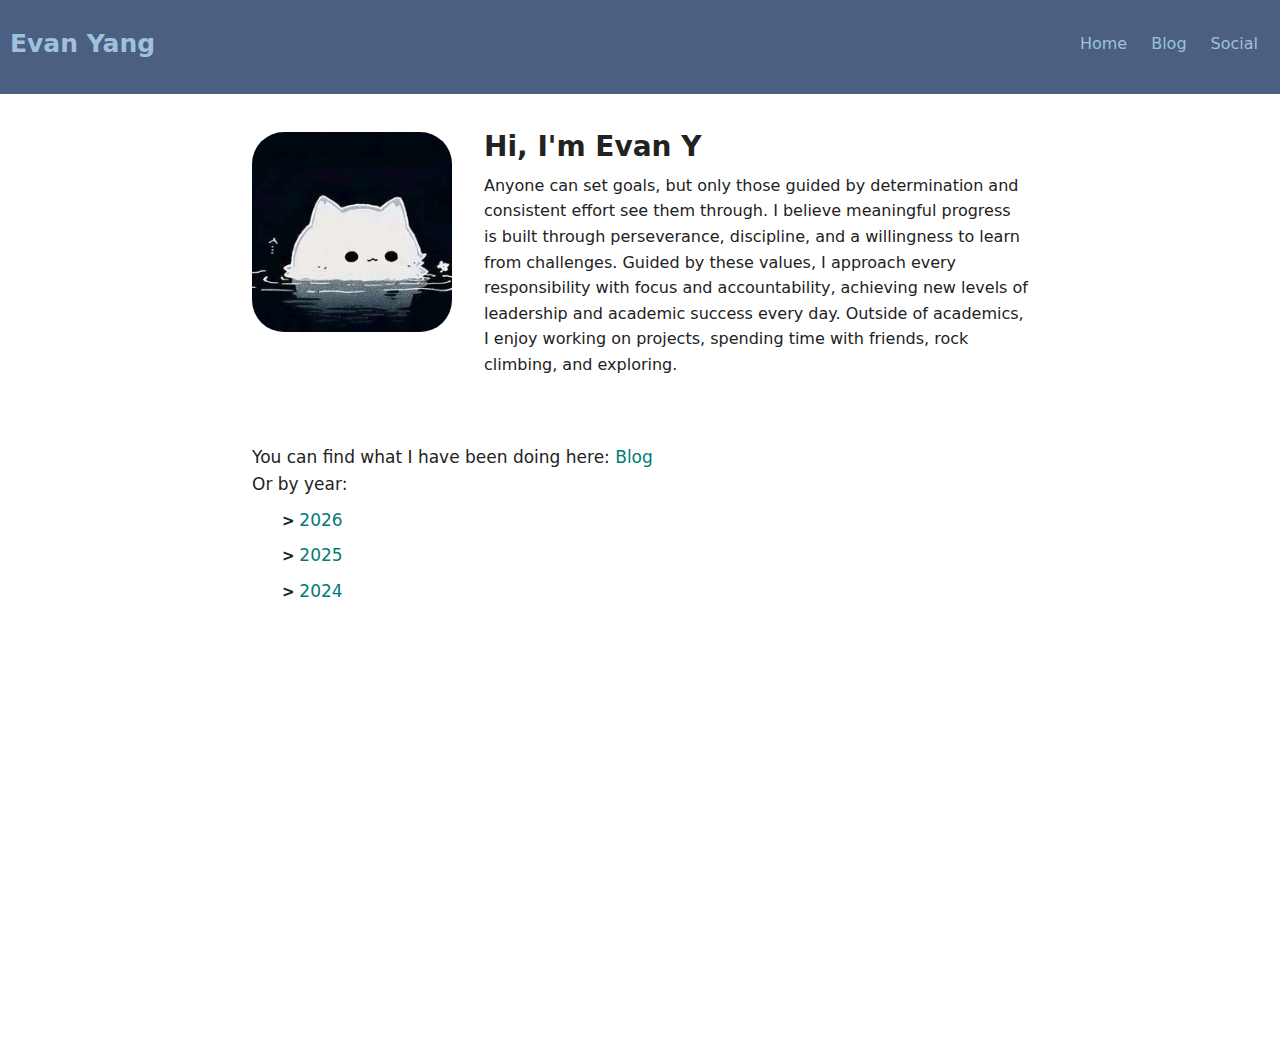
<file: index.html>
<!DOCTYPE html>
<html lang="en">

<head>
  <meta charset="UTF-8" />
  <meta name="viewport" content="width=device-width, initial-scale=1.0" />
  <title>Evan Yang</title>
  <link rel="stylesheet" href="style.css" />
  <link rel="stylesheet" href="what.css" integrity="sha384-..." crossorigin="anonymous" />
</head>

<body>

  <div class="header" id="header">
    <div class="header-top">
      <a href="/" class="logo">Evan Yang</a>
      <button class="sandwich" id="sandwich" onclick="">&#9776;</button>
      <div class="dropdown" id="dropdownMenu">

        <a href="/" style="text-decoration: none;">Home</a>
        <div class="dropdown-projects">
          <a id="latest" style="text-decoration: none;">Blog</a>
          <div class="dropdown-content">

          </div>
          <script>
            fetch("/header.html")
              .then(res => res.text())
              .then(html => {
                document.getElementById("dropdown-content").innerHTML = html;
              });
          </script>
        </div>
        <a href="/contact" style="text-decoration: none;">Social</a>
      </div>
    </div>
    <div class="dropdown2" id="dropdownMenu2">

      <a href="/" style="text-decoration: none;">Home</a>
      <a id="latest" onclick="rn();" style="text-decoration: none;">Blog</a>

      <a href="/contact" style="text-decoration: none;">Social</a>
    </div>

  </div>
  <div style="height:100px;"></div>
  <div class="container">
    <div class="profile-pic">
      <img src="me.jpg" alt="Profile picture">
    </div>
    <div class="content">
      <h1>Hi, I'm Evan Y</h1>
      <p>Anyone can set goals, but only those guided by determination and consistent effort see them through. I believe
        meaningful progress is built through perseverance, discipline, and a willingness to learn from challenges.
        Guided by these values, I approach every responsibility with focus and accountability, achieving new levels of
        leadership and academic success every day. Outside of academics, I enjoy working on projects, spending time with
        friends, rock climbing, and exploring. </p>


    </div>

  </div>
  <div style="width: 100%; height: 50px;"></div>
  <div class="container" style="font-size: 15px;">
    <div class="content-b">
      <p style="font-size: 17px; margin-bottom: 0px;">You can find what I have been doing here: <a
          style="font-size: 17px;color:#007B77; cursor: pointer; margin-bottom: 0px;" onclick="rn();"
          onmouseover="this.style.textDecoration='underline'" onmouseout="this.style.textDecoration='none'">Blog</a></p>
      <p style="margin-bottom: 10px;font-size: 17px;">Or by year:</p>
      <li style="list-style-type: none; padding-left: 30px; margin-bottom: 10px;"><b>></b> <a href="2026"
          style="font-size: 17px;color:#007B77; cursor: pointer; " onmouseover="this.style.textDecoration='underline'"
          onmouseout="this.style.textDecoration='none'">2026</a></li>
      <li style="list-style-type: none; padding-left: 30px; margin-bottom: 10px;"><b>></b> <a href="2025"
          style="font-size: 17px;color:#007B77; cursor: pointer; " onmouseover="this.style.textDecoration='underline'"
          onmouseout="this.style.textDecoration='none'">2025</a></li>
      <li style="list-style-type: none; padding-left: 30px; margin-bottom: 10px;"><b>></b> <a href="2024"
          style="font-size: 17px;color:#007B77; cursor: pointer; " onmouseover="this.style.textDecoration='underline'"
          onmouseout="this.style.textDecoration='none'">2024</a></li>

    </div>


  </div>










  <div style="height:400px;"></div>
  <style>
    .header {
      transition: transform 0.25s ease-in-out;
      z-index: 100;
      /* Ensure it stays on top */
    }

    .header--hidden {
      transform: translateY(-100%);
    }

    .main-content p {
      margin-bottom: 10px;
    }

    .main-content a:hover {
      color: #4a5f82;
    }



    body {
      font-family: system-ui, sans-serif;
      margin: 0;
      padding: 2rem;
      background: #fff;
      color: #222;
    }

    .container {
      display: flex;
      max-width: 800px;
      margin: 0 auto;
      gap: 2rem;
      flex-wrap: wrap;
    }

    .profile-pic {
      max-width: 200px;
      height: auto;
      border-radius: 32px;
      overflow: hidden;
      flex-shrink: 0;
    }

    .profile-pic img {
      width: 100%;
      height: 100%;
      object-fit: cover;
    }

    .content {
      flex: 1;
      min-width: 280px;
    }

    h1 {
      font-size: 2rem;
      margin-bottom: 1rem;
    }

    p {
      line-height: 1.6;
      margin-bottom: 1rem;
    }

    a {
      color: #007b77;
      text-decoration: none;
    }

    a:hover {
      text-decoration: underline;
    }

    .socials {
      margin-top: 1rem;
      display: flex;
      gap: 1rem;
      flex-wrap: wrap;
    }

    .socials a {
      border: 1px solid #aaa;
      padding: 0.4rem 0.75rem;
      border-radius: 6px;
      display: flex;
      align-items: center;
      font-size: 0.95rem;
      color: #333;
      text-decoration: none;
      transition: 0.2s;
    }

    .socials a:hover {
      background-color: #f0f0f0;
    }

    .socials i {
      margin-right: 0.4rem;
    }

    @media (max-width: 615px) {
      .profile-pic {
        margin: 0 auto;
      }
    }
  </style>
  <script src="blog.js"></script>
</body>

</html>
</file>
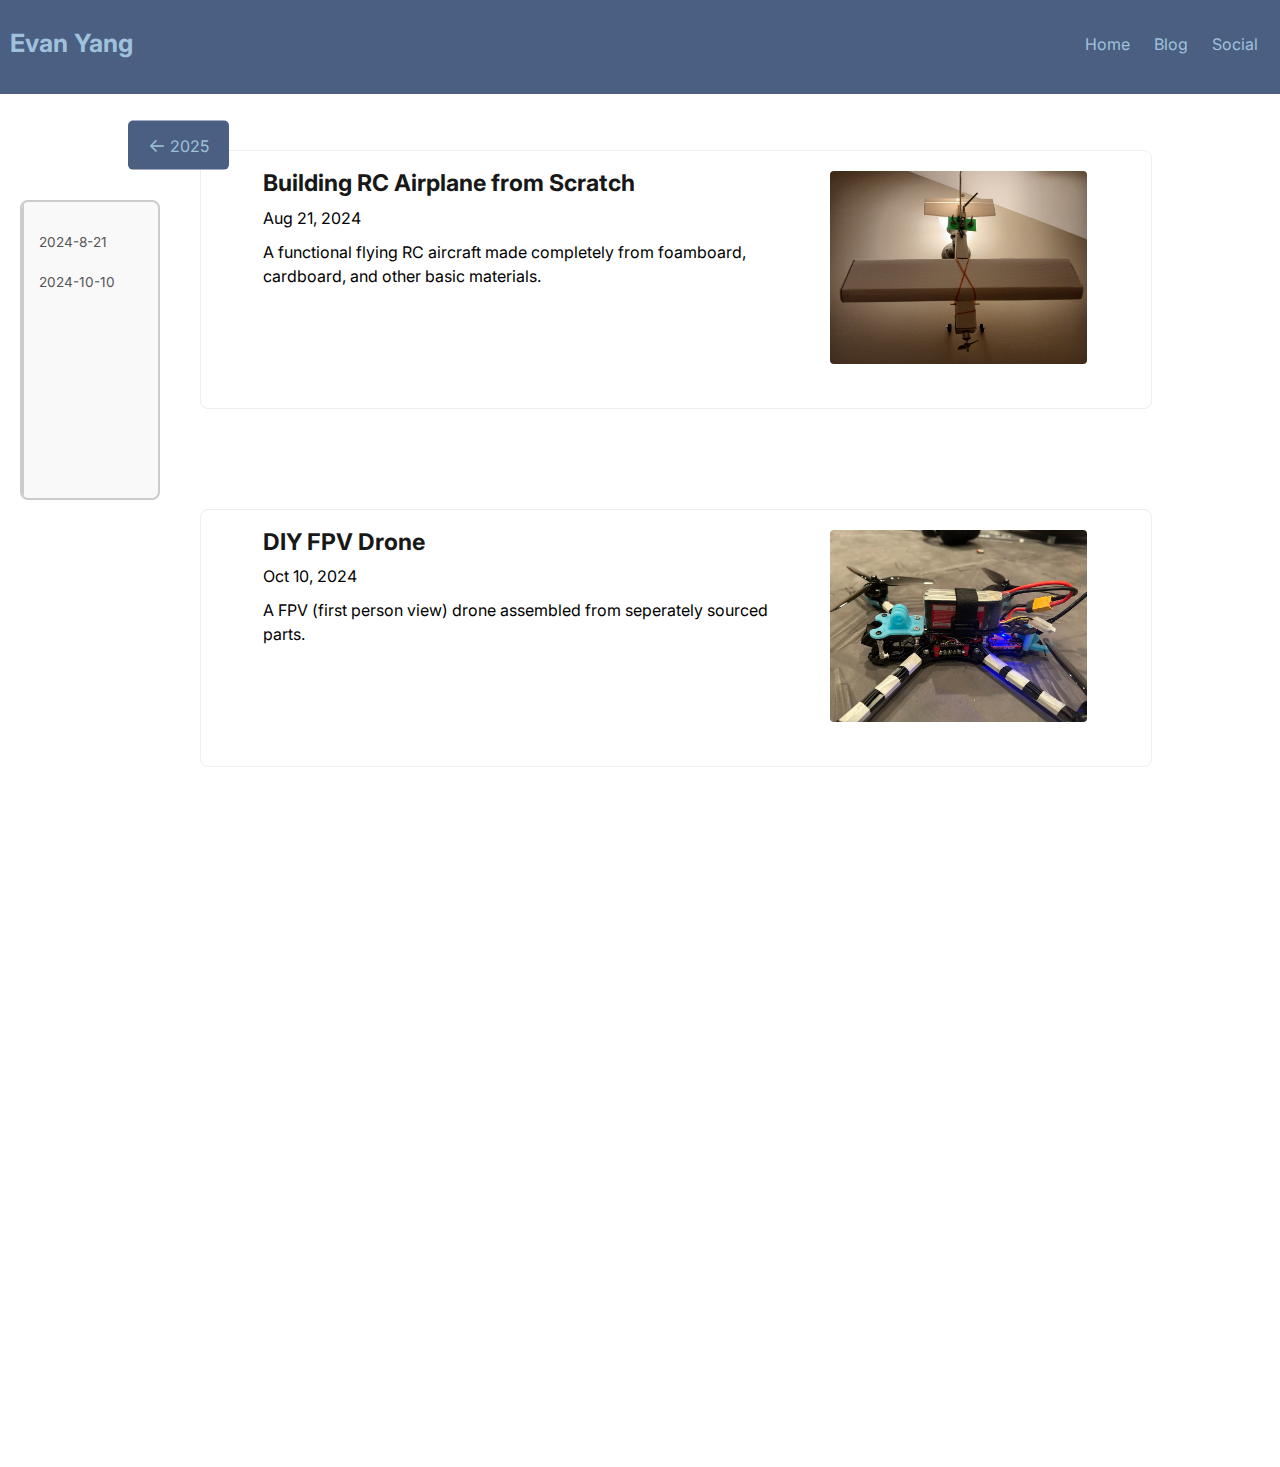
<file: 2024.html>
<!DOCTYPE html>
<html lang="en">
<head>
  <meta charset="UTF-8" />
  <meta name="viewport" content="width=device-width, initial-scale=1.0"/>
  <title>Evan Yang</title>
  <link rel="stylesheet" href="style.css" />
  <link rel="stylesheet" href="what.css" integrity="sha384-..." crossorigin="anonymous" />
</head>
<body>

  <div class="header" id="header">
    <div class="header-top">
      <a href="/" class="logo">Evan Yang</a>
      <button class="sandwich" id="sandwich" onclick="">&#9776;</button>
        <div class="dropdown" id="dropdownMenu">

          <a href="/">Home</a>
          <div class="dropdown-projects">
            <a id="latest">Blog</a>
            <div class="dropdown-content">
              
            </div>
            <script>
            fetch("/header.html")
              .then(res => res.text())
              .then(html => {
                document.getElementById("dropdown-content").innerHTML = html;
              });
            </script>
          </div>
          <a href="/contact">Social</a>
        </div>
    </div>
      <div class="dropdown2" id="dropdownMenu2">

        <a href="/">Home</a>
        <a id="latest" onclick="rn();">Blog</a>
        <a href="/contact">Social</a>
      </div>

  </div>

  <style>
    .header {
      transition: transform 0.25s ease-in-out;
      z-index: 100; /* Ensure it stays on top */
    }

    .header--hidden {
      transform: translateY(-100%);
    }
    
  </style>


  <button class="next-page-button" onclick="window.location.href='2025';" style="position: absolute; top: 145px; left: 10%; transform: translateY(-50%); background-color: #4a5f82; color: #9FC1DB; padding: 10px 20px; text-align: center; text-decoration: none; display: inline-block; font-size: 16px; border-radius: 5px; border: none; cursor: pointer;" onmouseover="this.style.backgroundColor='#35455f'; this.style.color='#ddd';" onmouseout="this.style.backgroundColor='#4a5f82'; this.style.color='#9FC1DB'">
    <span style="font-size: 1.2em;">&larr;</span> 2025
  </button>
  <div class="blog-container">
    <div class="timeline-box" id="sticky-box" style="margin-right: min(10%, 200px);top:200px;">
      <script>
        window.onload = function() {
          var box = document.getElementById('sticky-box');
          if (box) {
            var rect = box.getBoundingClientRect();
            if (rect.top < window.innerHeight / 2) {
              box.style.position = 'fixed';
              box.style.top = '50%';
              box.style.transform = 'translateY(-50%)';
            }
          }
        };
      </script>
      <div class="timeline-scroll">
        <div class="timeline-progress"></div>
        <ul class="timeline-dates">
          <li data-id="post1"><a data-target="post1">2024-8-21</a></li>
          <li data-id="post2"><a data-target="post2">2024-10-10</a></li>
          <!-- <li data-id="post3"><a data-target="post3">Date 3</a></li>
          <li data-id="post4"><a data-target="post4">Date 4</a></li>
          <li data-id="post5"><a data-target="post5">Date 5</a></li>
          <li data-id="post5"><a data-target="post6">Date 6</a></li> -->
        </ul>
      </div>
    </div>

    <div class="posts">
      <article class="post" id="post1"><div class="container">
        <a href="rcplane">
        <div class="quarto-post image-right" data-index="0" data-categories="ZnVuY3Rpb24tY2FsbGluZyUyQ2FnZW50cyUyQ3B5dGhvbg==" data-listing-date-sort="1739577600000" data-listing-file-modified-sort="1752390993958" data-listing-date-modified-sort="1748736000000" data-listing-reading-time-sort="8" data-listing-word-count-sort="1434">
        <div class="thumbnail"><a href="rcplane" class="no-external">

        <img loading="lazy" src="planhe.jpg" class="thumbnail-image">

        </a></div>
        <div class="body">
        <h3 class="no-anchor listing-title"><a href="rcplane" class="no-external post-title" data-original-href="/rcplane">Building RC Airplane from Scratch</a></h3>
        <div class="listing-date" style="padding-top: 9px; padding-bottom: 10px;"><a href="rcplane">Aug 21, 2024</a></div>

        <div class="delink listing-description"><a href="rcplane" data-original-href="index">
        <p>A functional flying RC aircraft made completely from foamboard, cardboard, and other basic materials.</p>
        </a></div>
        </div>
        
        </div></a></div>
      </article>
      <article class="post" id="post2">
        <div class="container">
          <a href="drone">
          <div class="quarto-post image-right" data-index="0" data-categories="ZnVuY3Rpb24tY2FsbGluZyUyQ2FnZW50cyUyQ3B5dGhvbg==" data-listing-date-sort="1739577600000" data-listing-file-modified-sort="1752390993958" data-listing-date-modified-sort="1748736000000" data-listing-reading-time-sort="8" data-listing-word-count-sort="1434">
          <div class="thumbnail"><a href="drone" class="no-external">

          <img loading="lazy" src="drone.png" class="thumbnail-image">

          </a></div>
          <div class="body">
          <h3 class="no-anchor listing-title"><a href="drone" class="no-external post-title" data-original-href="/drone">DIY FPV Drone</a></h3>
          <div class="listing-date" style="padding-top: 9px; padding-bottom: 10px;"><a href="drone">Oct 10, 2024</a></div>

          <div class="delink listing-description"><a href="drone" data-original-href="index">
          <p>A FPV (first person view) drone assembled from seperately sourced parts.</p>
          </a></div>
          </div>

          </div></a></div>
      </article>
      <!-- <article class="post" id="post3">Post 3 content...</article>
      <article class="post" id="post4">Post 4 content...</article>
      <article class="post" id="post5">Post 5 content...</article>
      <article class="post" id="post6">Post 5 content...</article> -->
    </div>
  </div>
<div style="height:600px;"></div>

  <script src="script.js"></script>
</body>
</html>
</file>
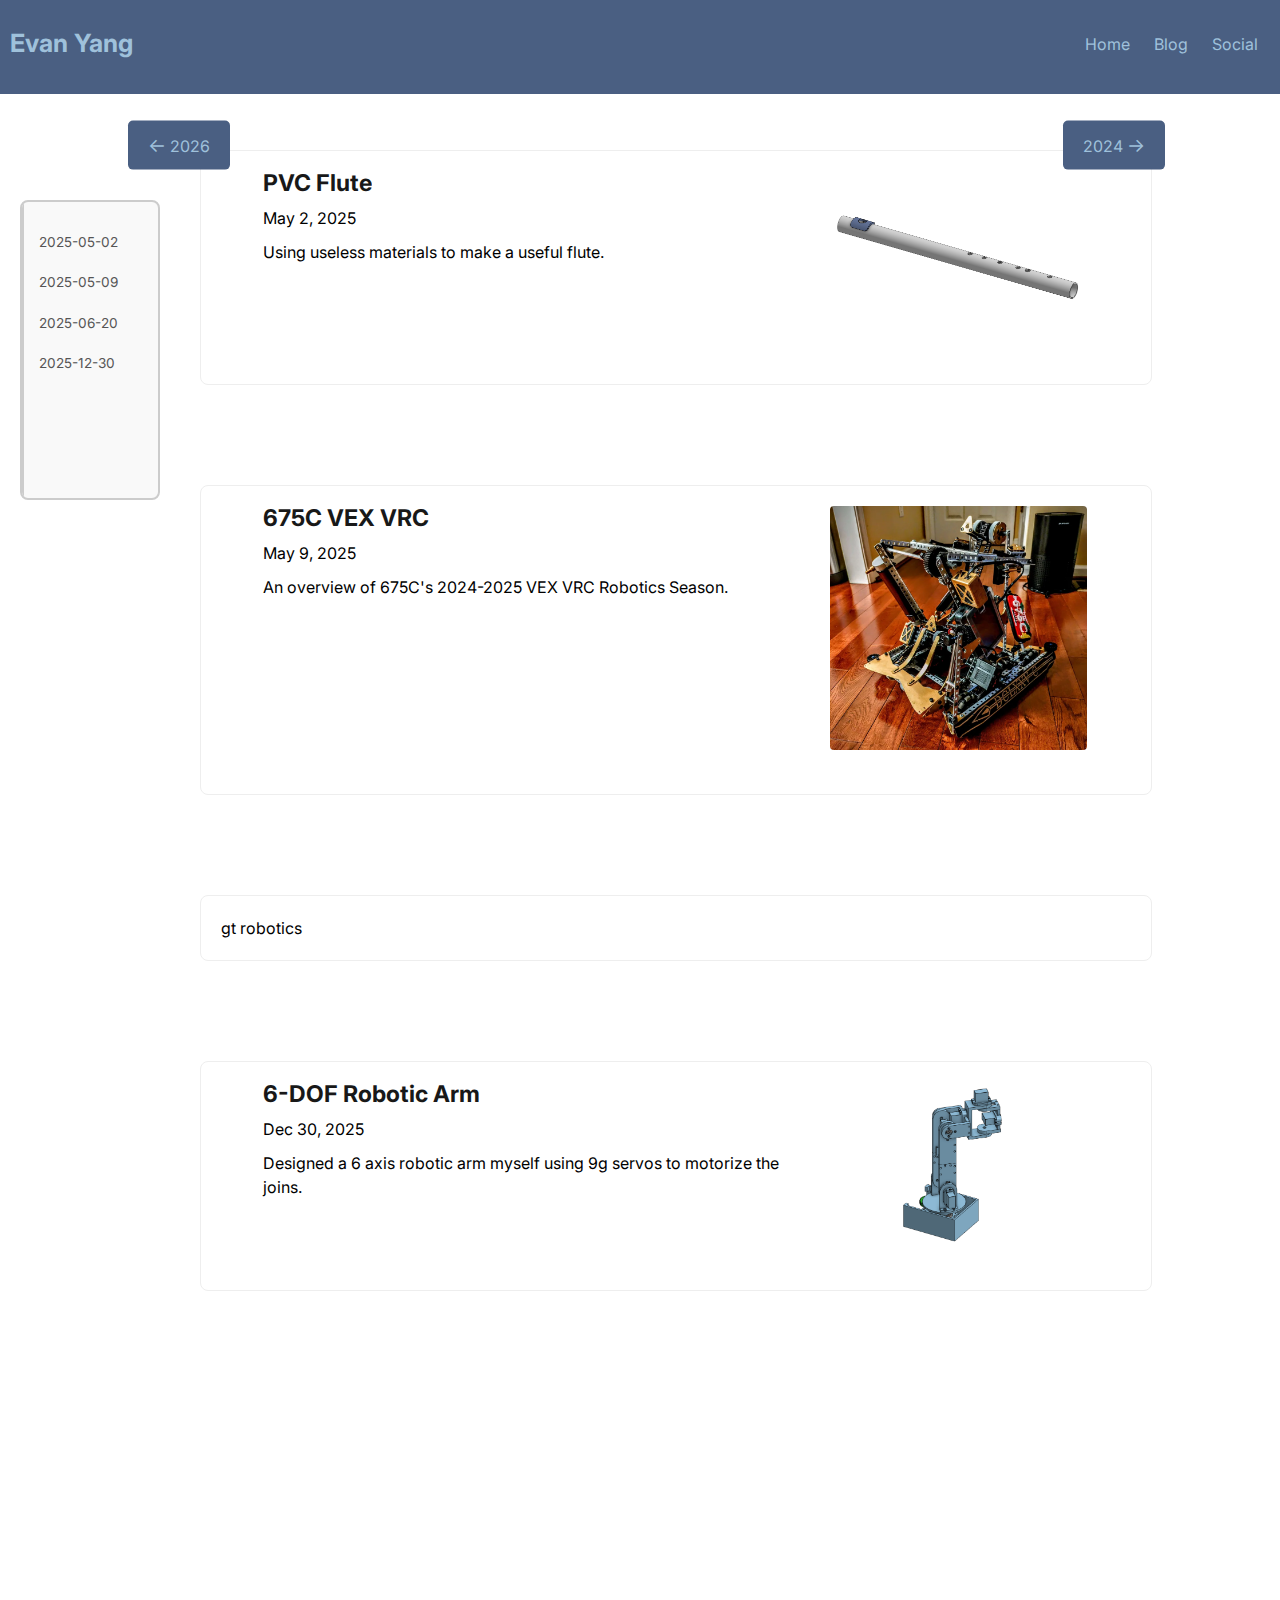
<file: 2025.html>
<!DOCTYPE html>
<html lang="en">
<head>
  <meta charset="UTF-8" />
  <meta name="viewport" content="width=device-width, initial-scale=1.0"/>
  <title>Evan Yang</title>
  <link rel="stylesheet" href="style.css" />
  <link rel="stylesheet" href="what.css" integrity="sha384-..." crossorigin="anonymous" />
</head>
<body>

  <div class="header" id="header">
    <div class="header-top">
      <a href="/" class="logo">Evan Yang</a>
      <button class="sandwich" id="sandwich" onclick="">&#9776;</button>
        <div class="dropdown" id="dropdownMenu">

          <a href="/">Home</a>
          <div class="dropdown-projects">
            <a id="latest">Blog</a>
            <div class="dropdown-content">

            </div>
            <script>
            fetch("/header.html")
              .then(res => res.text())
              .then(html => {
                document.getElementById("dropdown-content").innerHTML = html;
              });
            </script>
          </div>
          <a href="/contact">Social</a>
        </div>
    </div>
      <div class="dropdown2" id="dropdownMenu2">

        <a href="/">Home</a>
        <a id="latest" onclick="rn();">Blog</a>
        <a href="/contact">Social</a>
      </div>

  </div>



  <button class="next-page-button" onclick="window.location.href='2024';" style="position: absolute; top: 145px; right: 9%; transform: translateY(-50%); background-color: #4a5f82; color: #9FC1DB; padding: 10px 20px; text-align: center; text-decoration: none; display: inline-block; font-size: 16px; border-radius: 5px; border: none; cursor: pointer;" onmouseover="this.style.backgroundColor='#35455f'; this.style.color='#ddd';" onmouseout="this.style.backgroundColor='#4a5f82'; this.style.color='#9FC1DB'">
    2024 <span style="font-size: 1.2em;">&rarr;</span>
  </button>
  <button class="next-page-button" onclick="window.location.href='2026';" style="position: absolute; top: 145px; left: 10%; transform: translateY(-50%); background-color: #4a5f82; color: #9FC1DB; padding: 10px 20px; text-align: center; text-decoration: none; display: inline-block; font-size: 16px; border-radius: 5px; border: none; cursor: pointer;" onmouseover="this.style.backgroundColor='#35455f'; this.style.color='#ddd';" onmouseout="this.style.backgroundColor='#4a5f82'; this.style.color='#9FC1DB'">
    <span style="font-size: 1.2em;">&larr;</span> 2026
  </button>

  <div class="blog-container" style="display: flex; justify-content: center;">
    <div class="timeline-box" id="sticky-box" style="top:200px; ">
      <div class="timeline-scroll">
        <div class="timeline-progress"></div>
        <ul class="timeline-dates">
          <li data-id="post1"><a data-target="post1">2025-05-02</a></li>
          <li data-id="post2"><a data-target="post2">2025-05-09</a></li>
          <li data-id="post4"><a data-target="post4">2025-06-20</a></li>
          <li data-id="post5"><a data-target="post5">2025-12-30</a></li>
          <!-- <li data-id="post5"><a data-target="post6">2025-01-01</a></li> -->
        </ul>
      </div>
    </div>

    <div class="posts" >
      <article class="post" id="post1"><div class="container">
        <a href="flute">
        <div class="quarto-post image-right" data-index="0" data-categories="ZnVuY3Rpb24tY2FsbGluZyUyQ2FnZW50cyUyQ3B5dGhvbg==" data-listing-date-sort="1739577600000" data-listing-file-modified-sort="1752390993958" data-listing-date-modified-sort="1748736000000" data-listing-reading-time-sort="8" data-listing-word-count-sort="1434">
        <div class="thumbnail"><a href="flute" class="no-external">

        <img loading="lazy" src="flute.png" class="thumbnail-image">

        </a></div>
        <div class="body">
        <h3 class="no-anchor listing-title"><a href="flute" class="no-external post-title" data-original-href="/flute">PVC Flute</a></h3>
        <div class="listing-date" style="padding-top: 9px; padding-bottom: 10px;"><a href="flute">May 2, 2025</a></div>

        <div class="delink listing-description"><a href="flute" data-original-href="index">
        <p>Using useless materials to make a useful flute.</p>
        </a></div>
        </div>

        </div></a></div>
      </article>



      
      <article class="post" id="post2"><div class="container">
        <a href="VEX">
        <div class="quarto-post image-right" data-index="0" data-categories="ZnVuY3Rpb24tY2FsbGluZyUyQ2FnZW50cyUyQ3B5dGhvbg==" data-listing-date-sort="1739577600000" data-listing-file-modified-sort="1752390993958" data-listing-date-modified-sort="1748736000000" data-listing-reading-time-sort="8" data-listing-word-count-sort="1434">
        <div class="thumbnail"><a href="VEX" class="no-external">

        <img loading="lazy" src="vanguard.png" class="thumbnail-image">

        </a></div>
        <div class="body">
        <h3 class="no-anchor listing-title"><a href="VEX" class="no-external post-title" data-original-href="/VEX">675C VEX VRC</a></h3>
        <div class="listing-date" style="padding-top: 9px; padding-bottom: 10px;"><a href="VEX">May 9, 2025</a></div>

        <div class="delink listing-description"><a href="VEX" data-original-href="index">
        <p>An overview of 675C's 2024-2025 VEX VRC Robotics Season.</p>
        </a></div>
        </div>

        </div></a></div></article>
      <article class="post" id="post4">gt robotics
      
      </article>
      <article class="post" id="post5">
        <div class="container">
          <a href="roboticarmdesign">
          <div class="quarto-post image-right" data-index="0" data-categories="ZnVuY3Rpb24tY2FsbGluZyUyQ2FnZW50cyUyQ3B5dGhvbg==" data-listing-date-sort="1739577600000" data-listing-file-modified-sort="1752390993958" data-listing-date-modified-sort="1748736000000" data-listing-reading-time-sort="8" data-listing-word-count-sort="1434">
          <div class="thumbnail"><a href="roboticarmdesign" class="no-external">

          <img loading="lazy" src="roboticarm.png" class="thumbnail-image">

          </a></div>
          <div class="body">
          <h3 class="no-anchor listing-title"><a href="roboticarmdesign" class="no-external post-title" data-original-href="/roboticarmdesign">6-DOF Robotic Arm</a></h3>
          <div class="listing-date" style="padding-top: 9px; padding-bottom: 10px;"><a href="roboticarmdesign">Dec 30, 2025</a></div>

          <div class="delink listing-description"><a href="roboticarmdesign" data-original-href="index">
          <p>Designed a 6 axis robotic arm myself using 9g servos to motorize the joins.</p>
          </a></div>
          </div>

          </div></a></div>
      </article>
      <!-- <article class="post" id="post6">Post 5 content...</article> -->
    </div>
  </div>
<div style="height:400px;"></div>

  <script src="script.js"></script>

  <style>
    .header {
      transition: transform 0.25s ease-in-out;
      z-index: 100; /* Ensure it stays on top */
    }

    .header--hidden {
      transform: translateY(-100%);
    }
  </style>

</body>
</html>
</file>
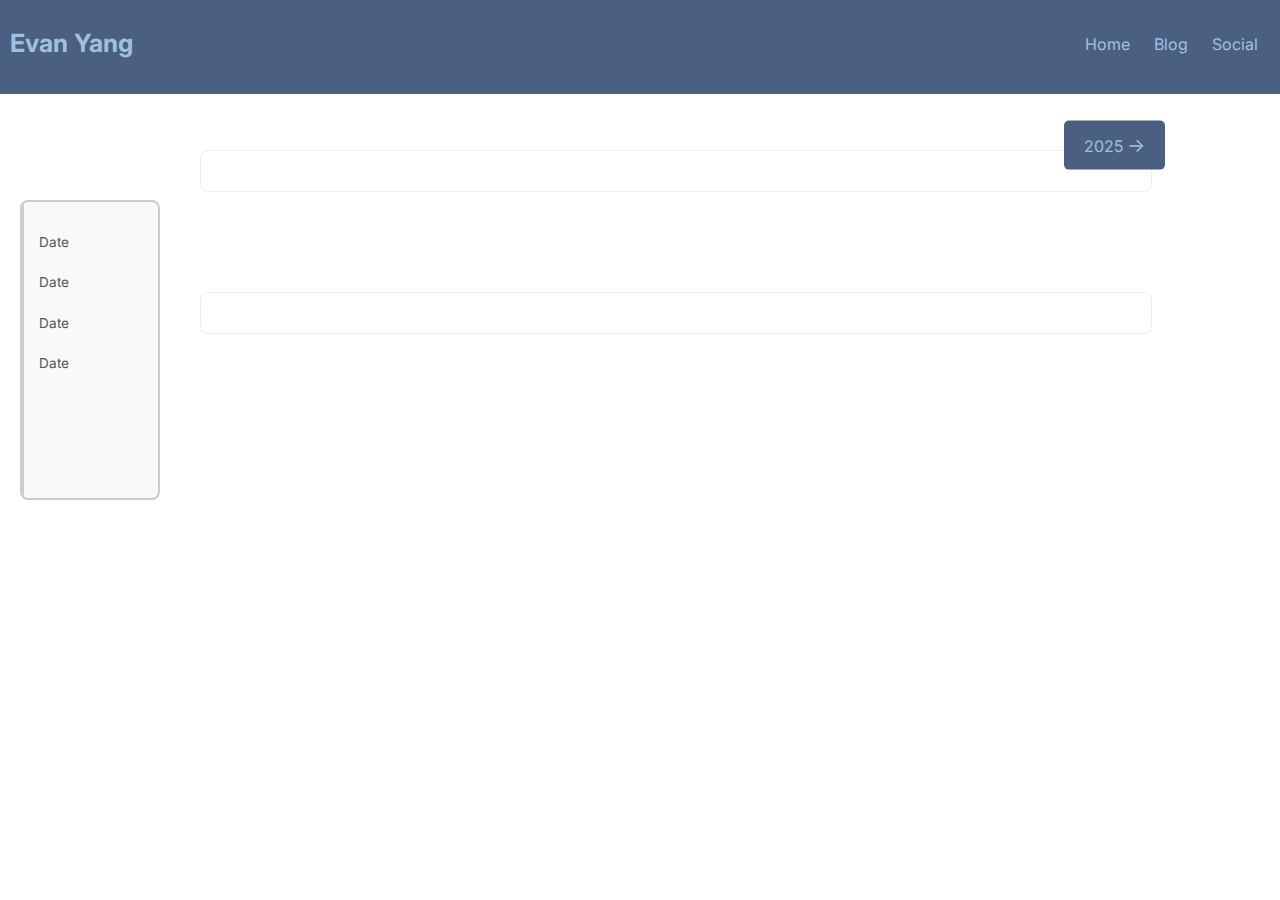
<file: 2026.html>
<!DOCTYPE html>
<html lang="en">
<head>
  <meta charset="UTF-8" />
  <meta name="viewport" content="width=device-width, initial-scale=1.0"/>
  <title>Evan Yang</title>
  <link rel="stylesheet" href="style.css" />
  <link rel="stylesheet" href="what.css" integrity="sha384-..." crossorigin="anonymous" />
</head>
<body>

  <div class="header" id="header">
    <div class="header-top">
      <a href="/" class="logo">Evan Yang</a>
      <button class="sandwich" id="sandwich" onclick="">&#9776;</button>
        <div class="dropdown" id="dropdownMenu">

          <a href="/">Home</a>
          <div class="dropdown-projects">
            <a id="latest">Blog</a>
            <div class="dropdown-content">

            </div>
            <script>
            fetch("/header.html")
              .then(res => res.text())
              .then(html => {
                document.getElementById("dropdown-content").innerHTML = html;
              });
            </script>
          </div>
          <a href="/contact">Social</a>
        </div>
    </div>
      <div class="dropdown2" id="dropdownMenu2">

        <a href="/">Home</a>
        <a id="latest" onclick="rn();">Blog</a>
        <a href="/contact">Social</a>
      </div>

  </div>



  <button class="next-page-button" onclick="window.location.href='2025';" style="position: absolute; top: 145px; right: 9%; transform: translateY(-50%); background-color: #4a5f82; color: #9FC1DB; padding: 10px 20px; text-align: center; text-decoration: none; display: inline-block; font-size: 16px; border-radius: 5px; border: none; cursor: pointer;" onmouseover="this.style.backgroundColor='#35455f'; this.style.color='#ddd';" onmouseout="this.style.backgroundColor='#4a5f82'; this.style.color='#9FC1DB'">
    2025 <span style="font-size: 1.2em;">&rarr;</span>
  </button>
  

  <div class="blog-container" style="display: flex; justify-content: center;">
    <div class="timeline-box" id="sticky-box" style="top:200px; ">
      <div class="timeline-scroll">
        <div class="timeline-progress"></div>
        <ul class="timeline-dates">
          <li data-id="post1"><a data-target="post1">Date</a></li>
          <li data-id="post2"><a data-target="post2">Date</a></li>
          <li data-id="post4"><a data-target="post4">Date</a></li>
          <li data-id="post5"><a data-target="post5">Date</a></li>
          <!-- <li data-id="post5"><a data-target="post6">2025-01-01</a></li> -->
        </ul>
      </div>
    </div>

    <div class="posts" >
      <article class="post" id="post1"><div class="container">
      
      </article>



      
      <article class="post" id="post2"><div class="container">
        </article>

      
      <!-- <article class="post" id="post4"> placeholder
      
      </article>

      
      <article class="post" id="post5">
        
      </article> -->
      <!-- <article class="post" id="post6">Post 5 content...</article> -->
    </div>
  </div>
<div style="height:400px;"></div>

  <script src="script.js"></script>

  <style>
    .header {
      transition: transform 0.25s ease-in-out;
      z-index: 100; /* Ensure it stays on top */
    }

    .header--hidden {
      transform: translateY(-100%);
    }
  </style>

</body>
</html>
</file>
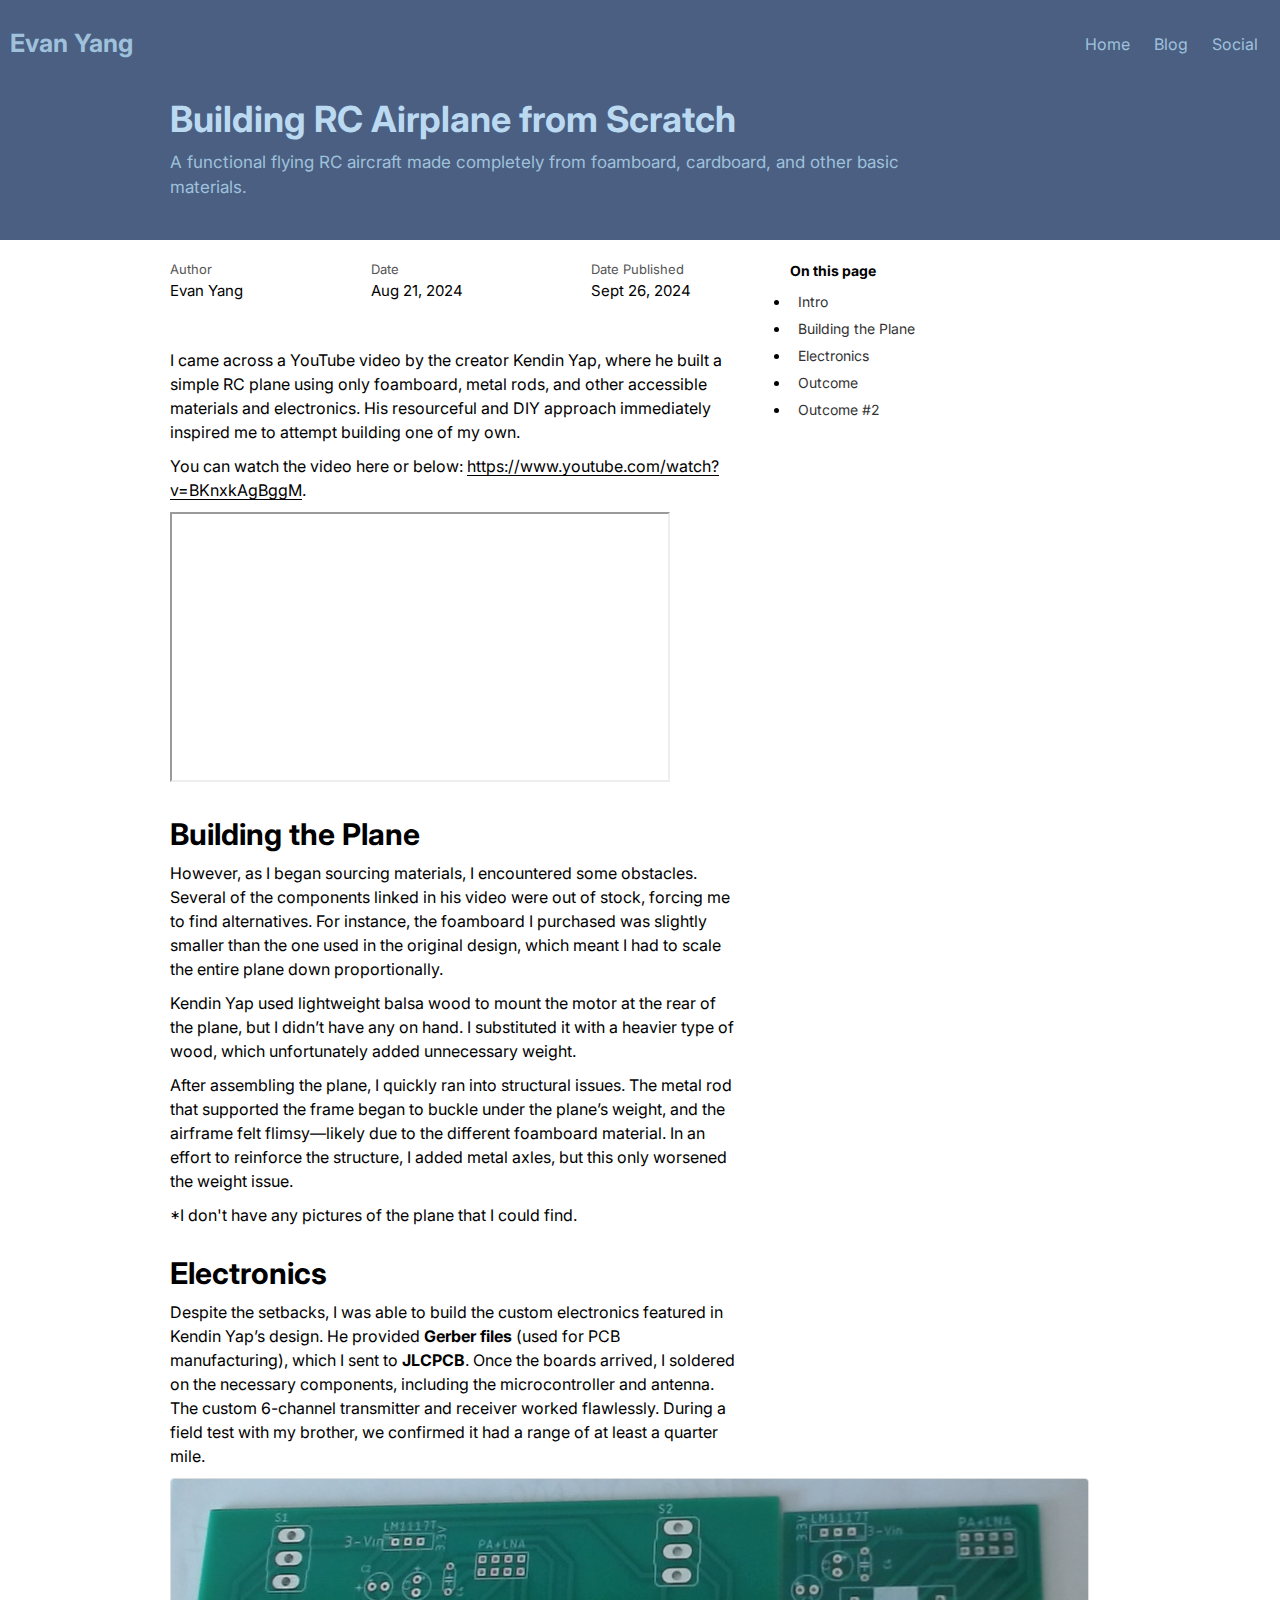
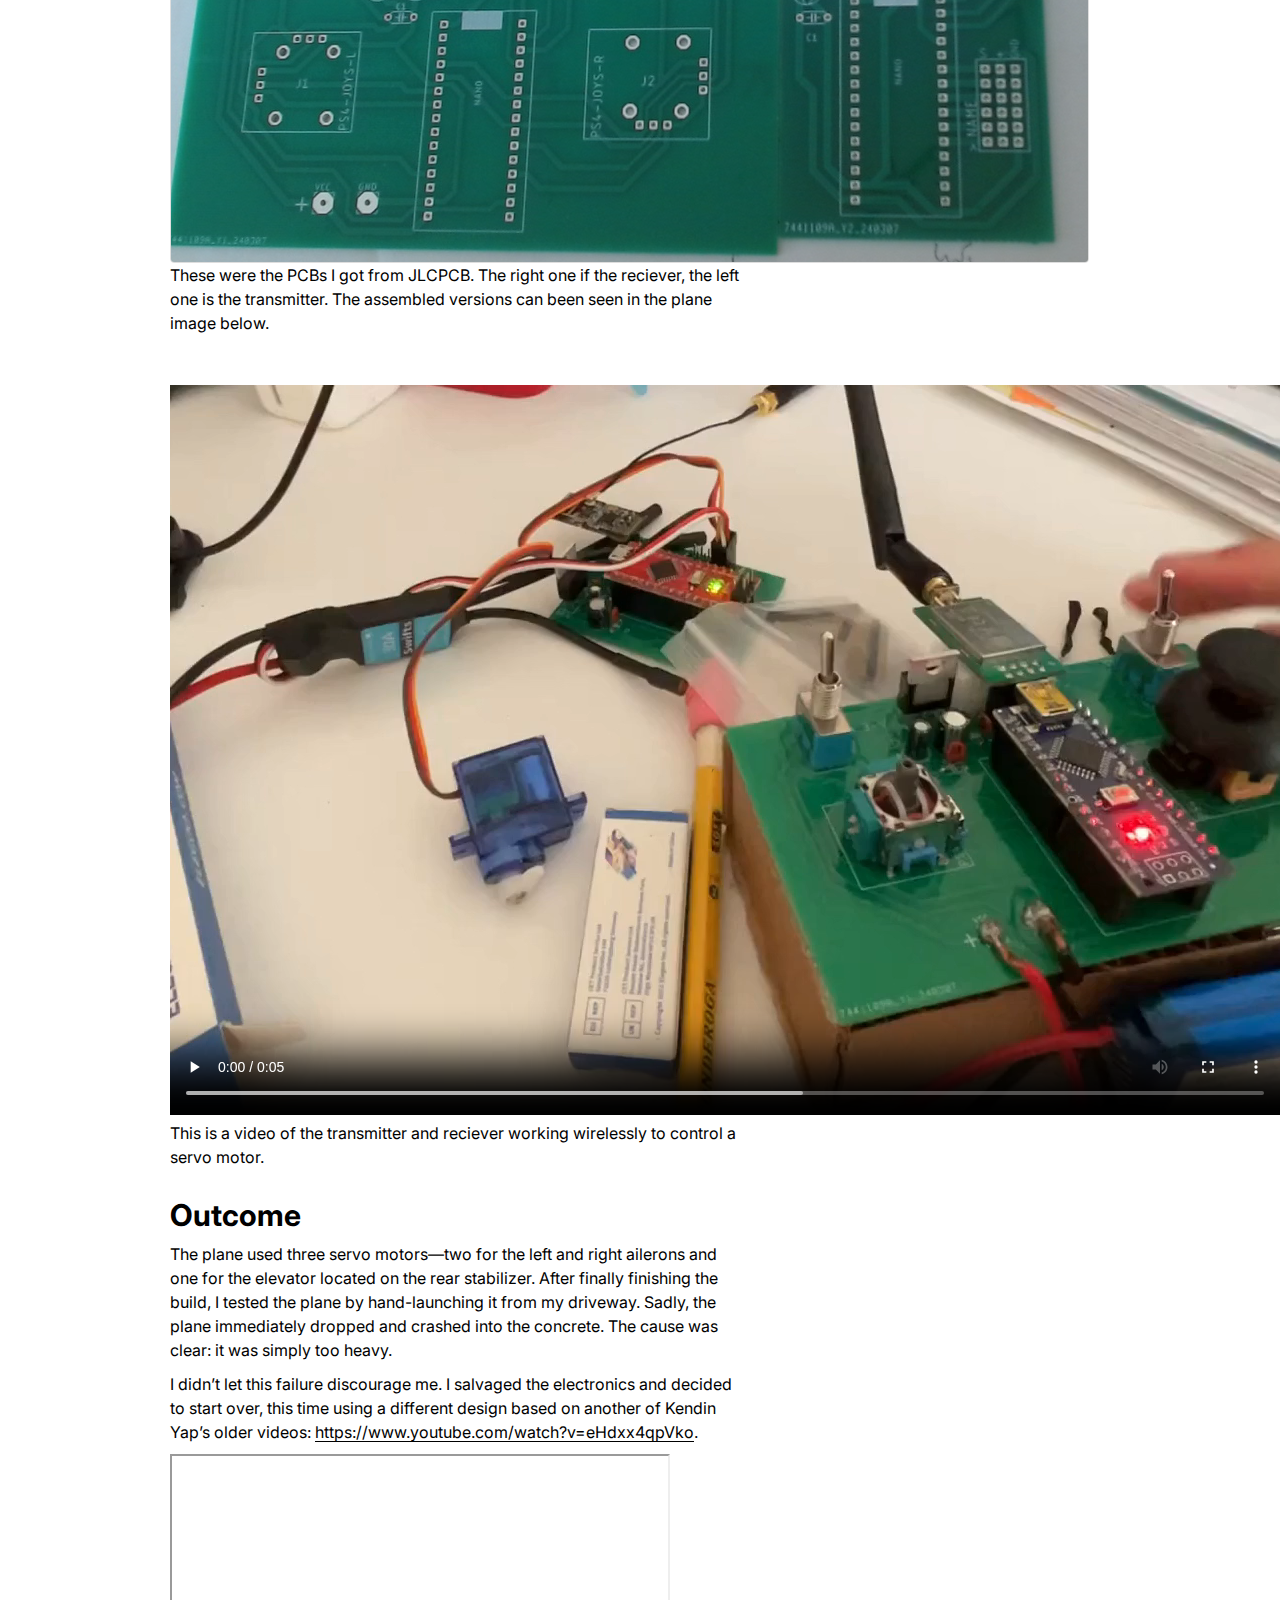
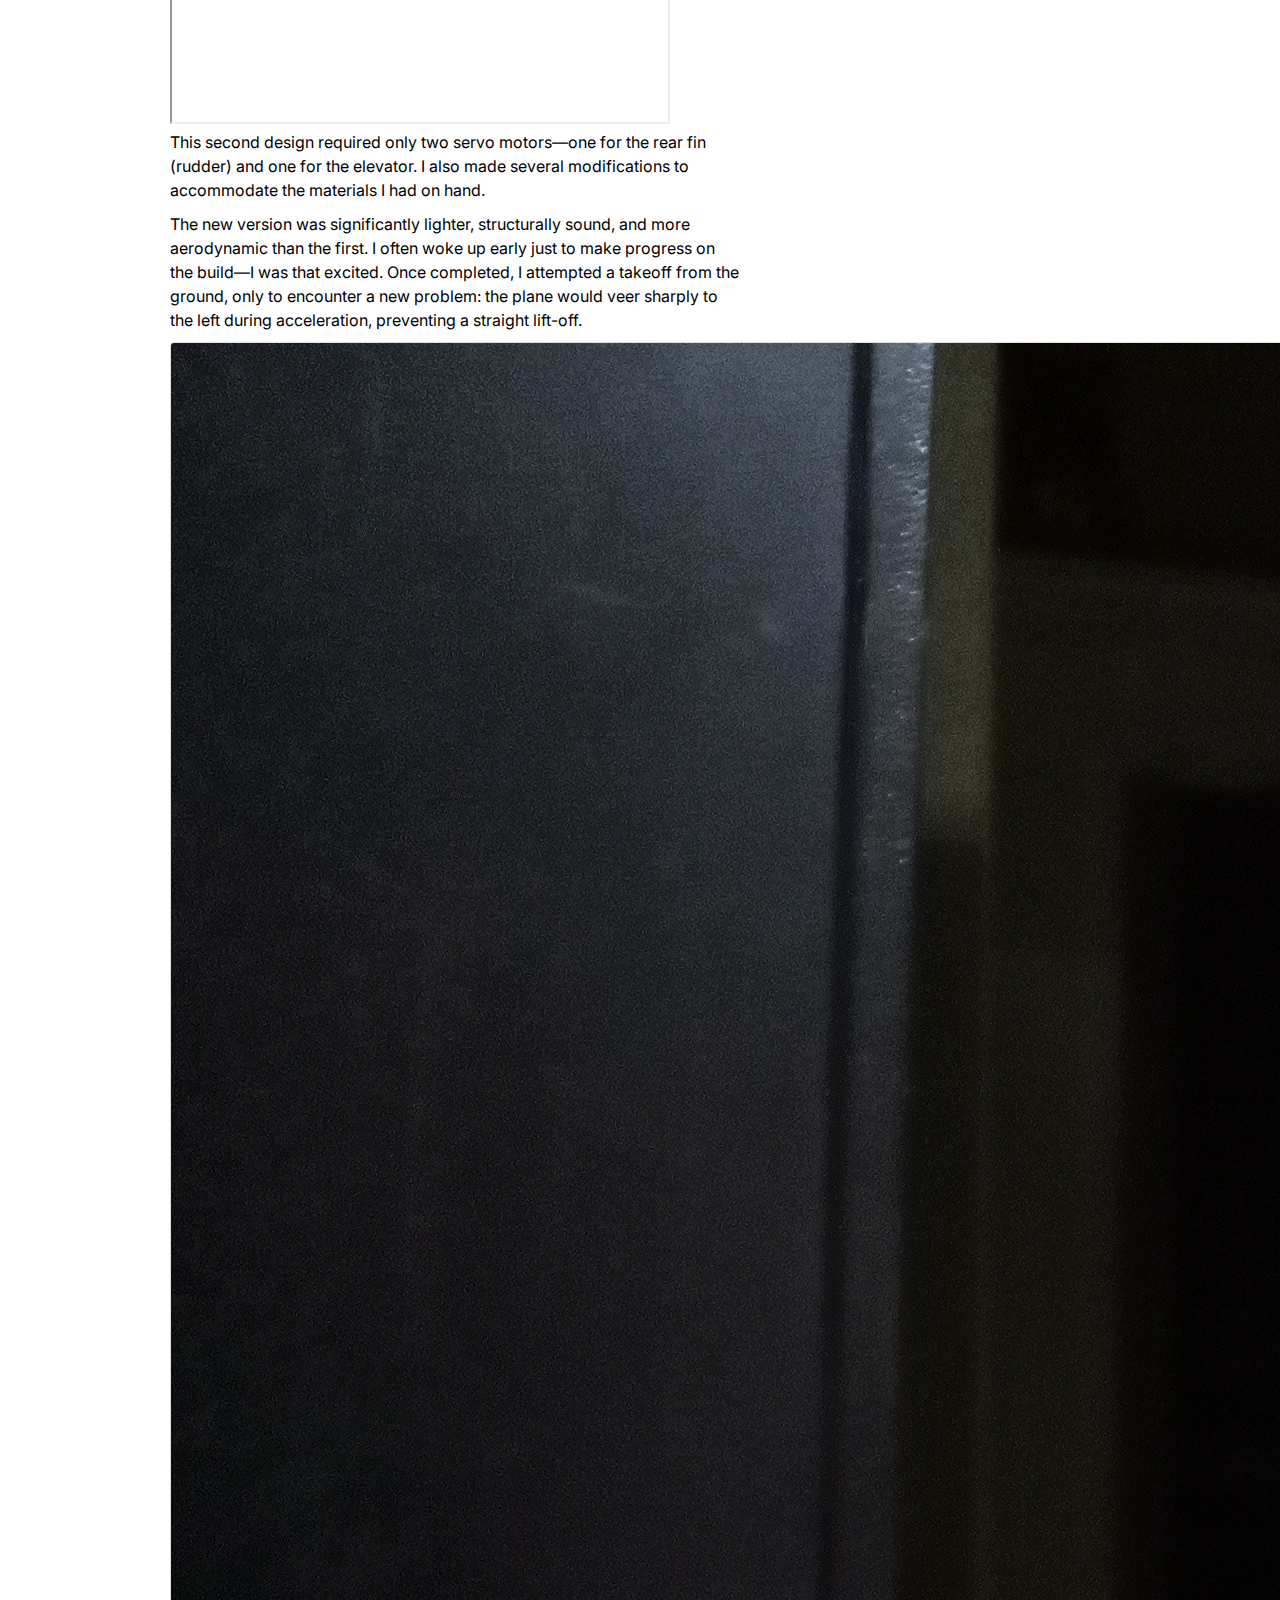
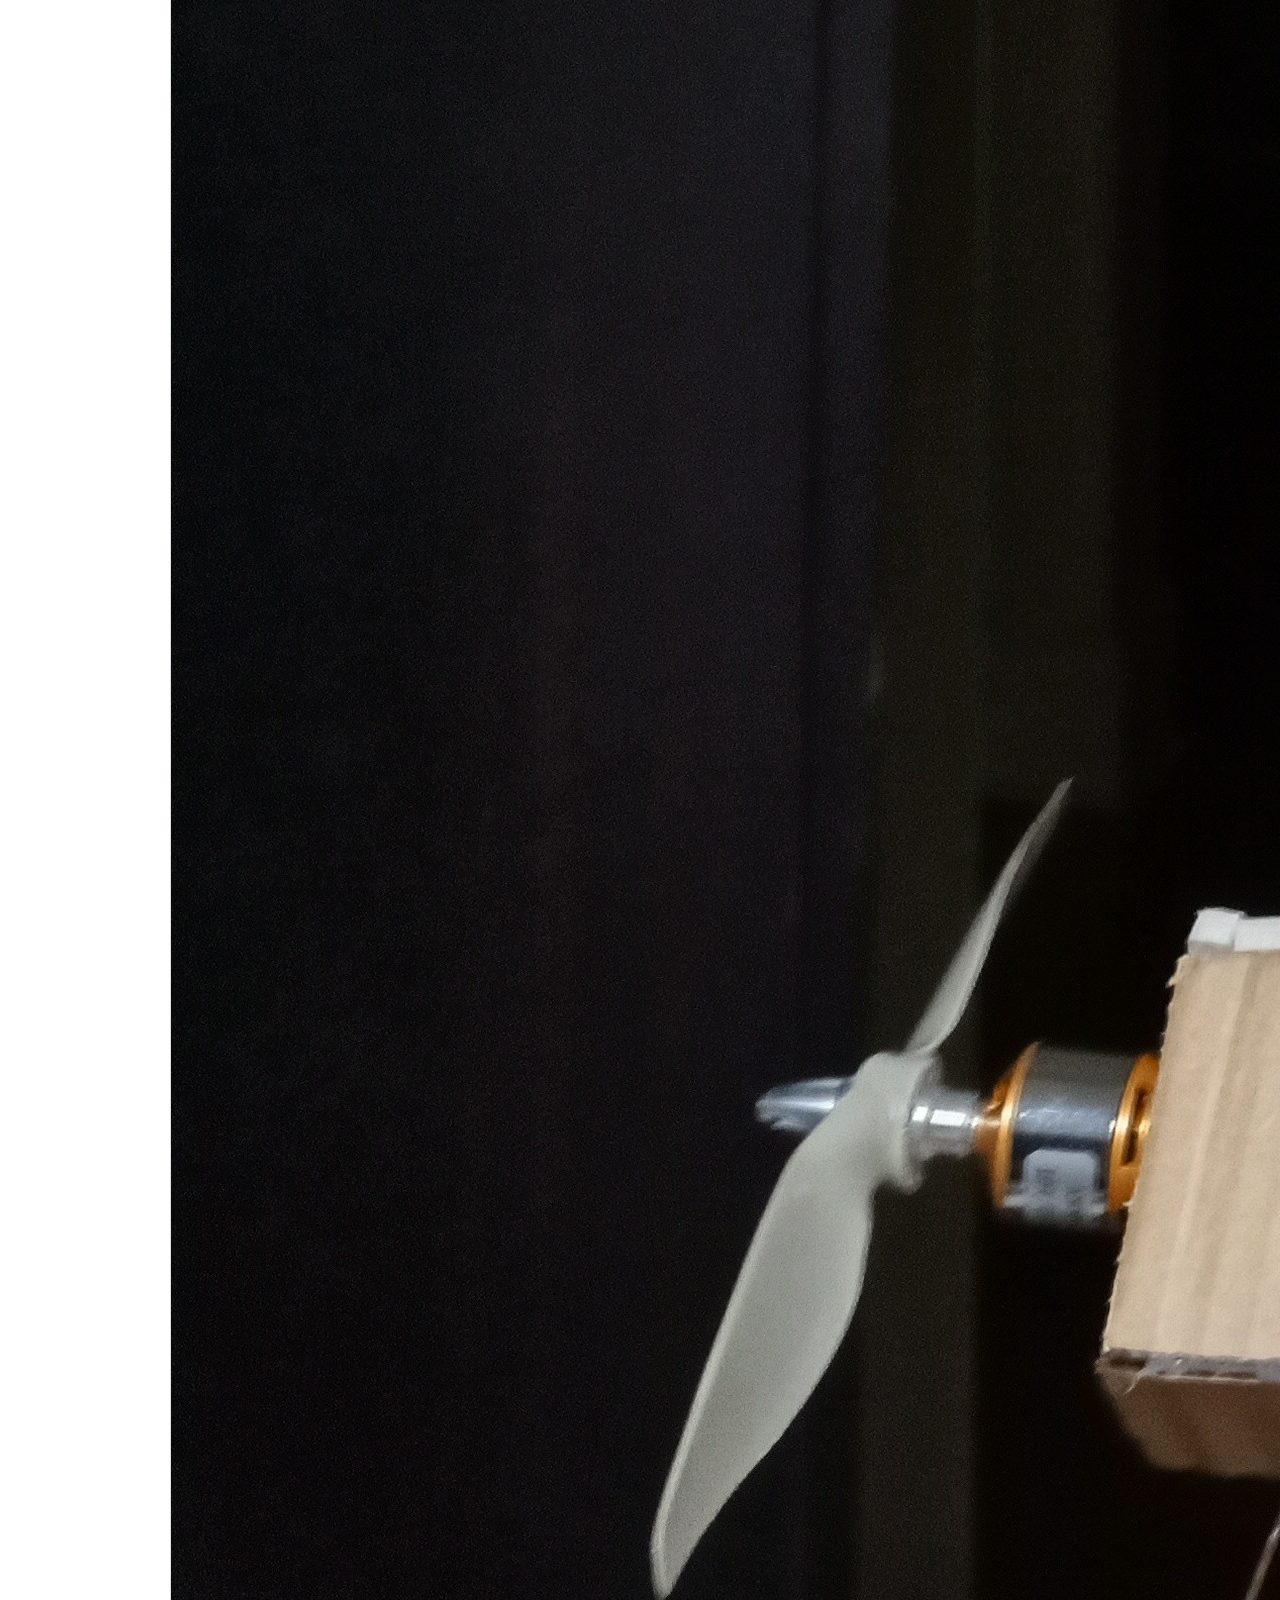
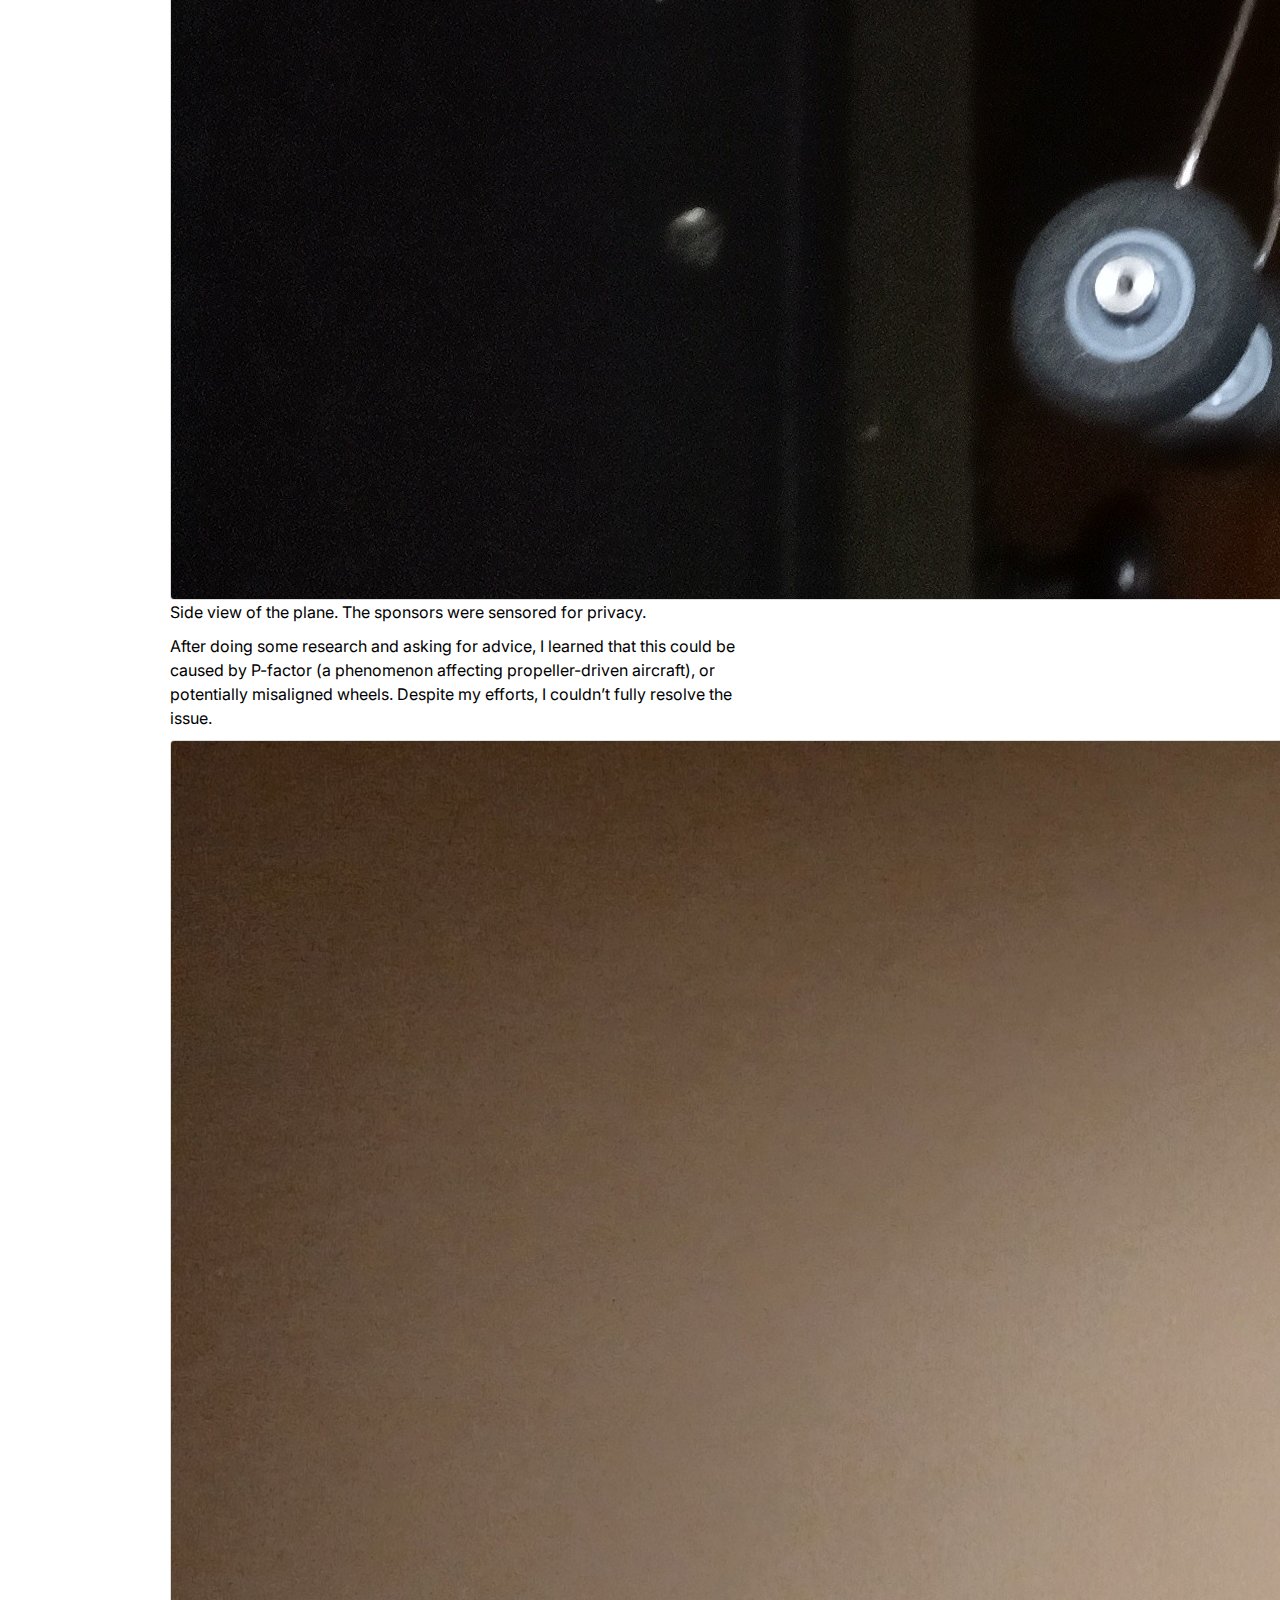
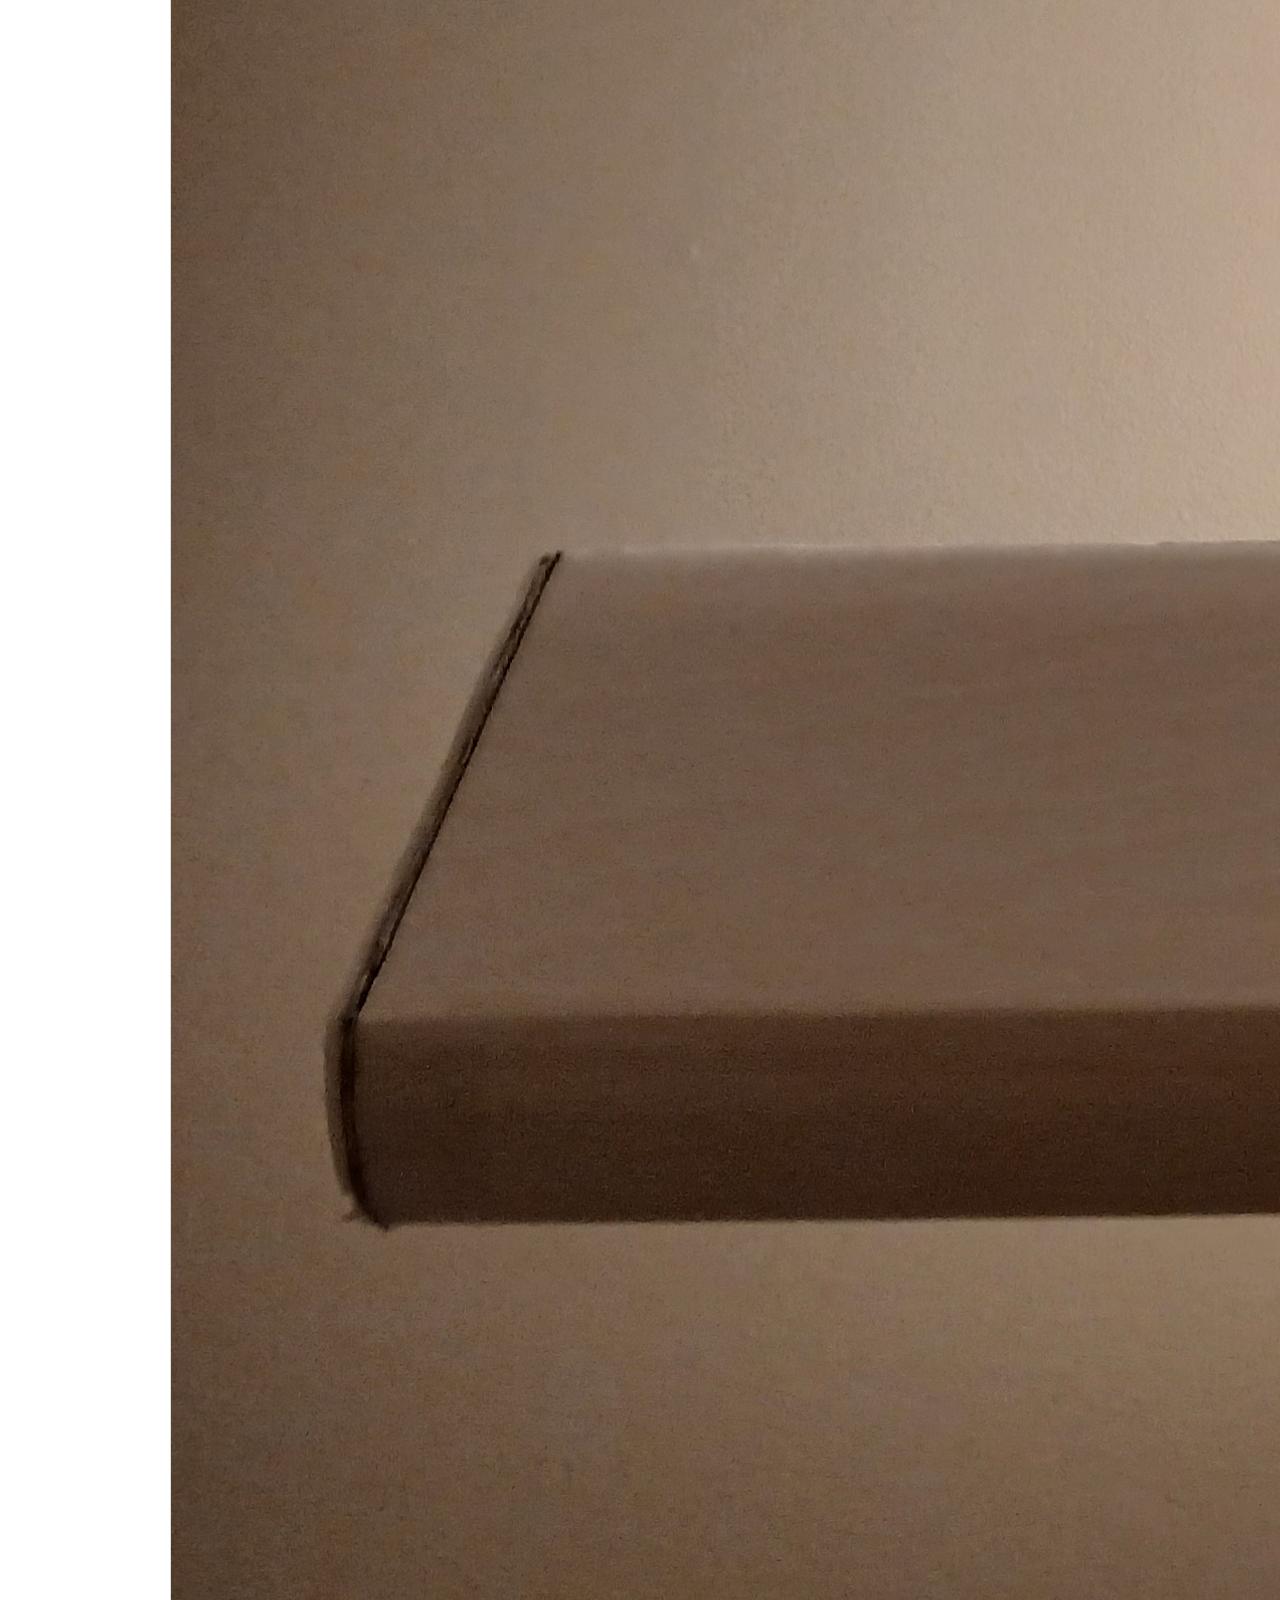
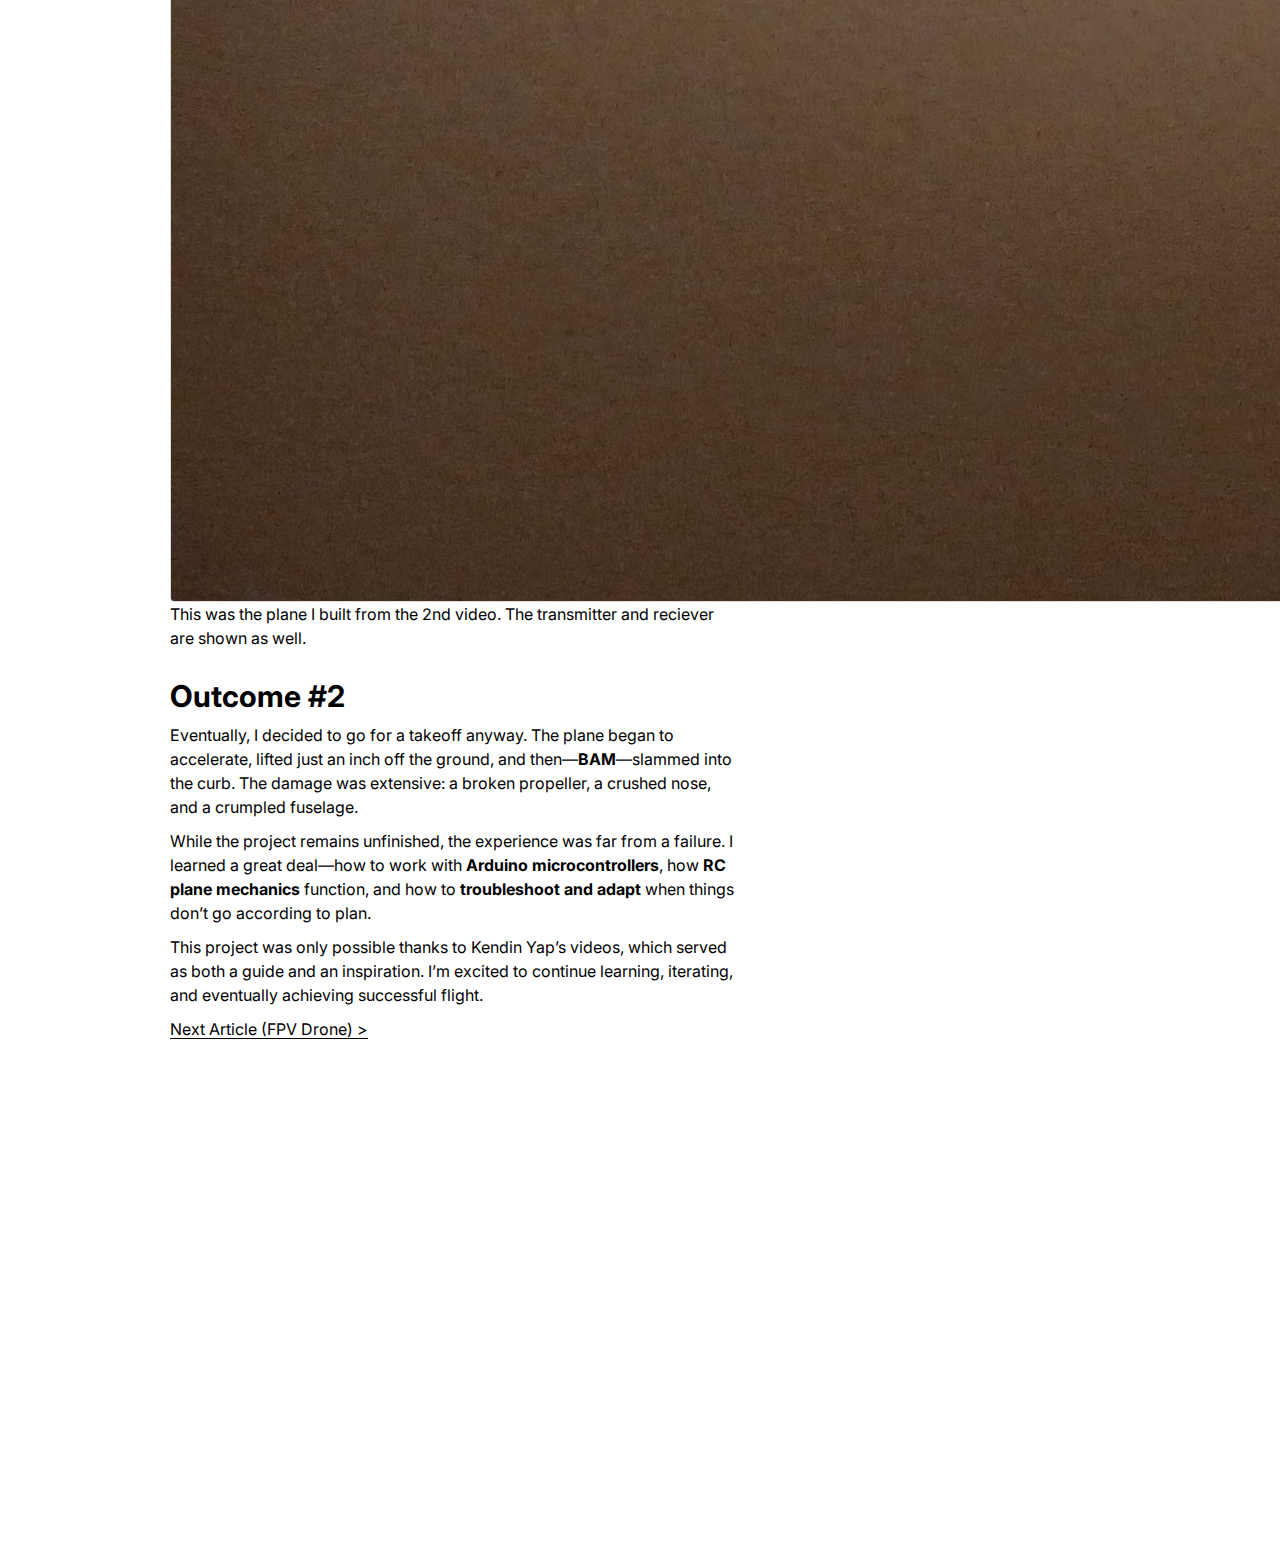
<file: rcplane.html>
<!DOCTYPE html>
<html lang="en">
<head>
  <meta charset="UTF-8" />
  <meta name="viewport" content="width=device-width, initial-scale=1.0"/>
  <title>Evan Yang</title>
  <link rel="stylesheet" href="style.css" />
  <link rel="stylesheet" href="what.css" integrity="sha384-..." crossorigin="anonymous" />
</head>
<body>

  <div class="header" id="header">
    <div class="header-top">
      <a href="/" class="logo">Evan Yang</a>
      <button class="sandwich" id="sandwich" onclick="">&#9776;</button>
        <div class="dropdown" id="dropdownMenu">

          <a href="/">Home</a>
          <div class="dropdown-projects">
            <a id="latest">Blog</a>
            <div class="dropdown-content">

            </div>
            <script>
            fetch("/header.html")
              .then(res => res.text())
              .then(html => {
                document.getElementById("dropdown-content").innerHTML = html;
              });
            </script>
          </div>
          <a href="/contact">Social</a>
        </div>
    </div>
      <div class="dropdown2" id="dropdownMenu2">

        <a href="/">Home</a>
        <a id="latest" onclick="rn();">Blog</a>
        <a href="/contact">Social</a>
      </div>

  </div>

  


  
  <div style="width: 100%; min-height: 240px; background-color: #4a5f82;">
    <div style="max-width: 1000px; margin: 0 auto; display: flex; justify-content: left;">
    <div style="max-width:800px; min-height: 200px; ">
    <h1 style="color:#bbd9f0; font-size: 36px; padding-top: 100px; padding-left: 30px;padding-right: 30px;">Building RC Airplane from Scratch</h1>
  
    <p style="color: #9fc1db; font-size: 17px; margin-top: 10px; padding-left: 30px; padding-right: 30px;">A functional flying RC aircraft made completely from foamboard, cardboard, and other basic materials.</p>
      </div>
  </div>
  </div>

  
  <div style="width: 100%; min-height: 240px; margin-top: 20px;">
    <div style="max-width: 1000px; margin: 0 auto; ">
    <div class = "boxx" style="max-width:800px; min-height: 200px; padding-left: 30px;   ">
      <div style="min-height: 200px; ">
       <div style="display: flex; width: 100%;">
        <div style="min-width: 50px;">
          <p style="color: #545454; font-size: 13px; margin-bottom: 0px;">Author</p>
          <p style="color: black; font-size: 15px;">Evan Yang</p>
        </div>
        <div style="padding-left: min(10vw, 130px);min-width: 50px;">
          <p style="color: #545454; font-size: 13px;margin-bottom: 0px;">Date</p>
          <p style="color: black; font-size: 15px;">Aug 21, 2024</p>
        </div>
         <div style="padding-left: min(10vw, 130px);min-width: 50px;">
           <p style="color: #545454; font-size: 13px;margin-bottom: 0px;">Date Published</p>
           <p style="color: black; font-size: 15px;">Sept 26, 2024</p>
         </div>
      </div>
        

        <div class="main-content">
          <div id="intro">
        <p style="margin-top: 30px;">
           I came across a YouTube video by the creator Kendin Yap, where he built a simple RC plane using only foamboard, metal rods, and other accessible materials and electronics. His resourceful and DIY approach immediately inspired me to attempt building one of my own.</p> <p> You can watch the video here or below: <a href="https://www.youtube.com/watch?v=BKnxkAgBggM" style="margin-bottom: 20px;">https://www.youtube.com/watch?v=BKnxkAgBggM</a>.
        </p>
          <iframe width="500" height="270"
          src="https://www.youtube.com/embed/BKnxkAgBggM">
          </iframe> </div>
          <div id = "building-plane"><h1  style="margin-top: 30px; margin-bottom: 10px; font-size: 30px;">Building the Plane</h1>
          <p>However, as I began sourcing materials, I encountered some obstacles. Several of the components linked in his video were out of stock, forcing me to find alternatives. For instance, the foamboard I purchased was slightly smaller than the one used in the original design, which meant I had to scale the entire plane down proportionally.</p>
          <p>Kendin Yap used lightweight balsa wood to mount the motor at the rear of the plane, but I didn’t have any on hand. I substituted it with a heavier type of wood, which unfortunately added unnecessary weight. </p><p>After assembling the plane, I quickly ran into structural issues. The metal rod that supported the frame began to buckle under the plane’s weight, and the airframe felt flimsy—likely due to the different foamboard material. In an effort to reinforce the structure, I added metal axles, but this only worsened the weight issue.</p>
          <p>*I don't have any pictures of the plane that I could find.</p> </div>
          <div id = "electronics"><h1  style="margin-top: 30px; margin-bottom: 10px; font-size: 30px;">Electronics</h1>
          <p>Despite the setbacks, I was able to build the custom electronics featured in Kendin Yap’s design. He provided <b>Gerber files</b> (used for PCB manufacturing), which I sent to <b>JLCPCB</b>. Once the boards arrived, I soldered on the necessary components, including the microcontroller and antenna. The custom 6-channel transmitter and receiver worked flawlessly. During a field test with my brother, we confirmed it had a range of at least a quarter mile.</p>
            <img src="pcb.jpg" style=" border: 1px solid #ddd; border-radius: 4px;">
            <p class="subtitle">These were the PCBs I got from JLCPCB. The right one if the reciever, the left one is the transmitter. The assembled versions can been seen in the plane image below.</p> 
            <video style="margin-top: 40px;" controls><source src="rcworking.mp4"></video>
            <p class="subtitle">This is a video of the transmitter and reciever working wirelessly to control a servo motor.</p>
          
          </div>
          <div id = "outcome-1"><h1  style="margin-top: 30px; margin-bottom: 10px; font-size: 30px;">Outcome</h1>
          <p>The plane used three servo motors—two for the left and right ailerons and one for the elevator located on the rear stabilizer. After finally finishing the build, I tested the plane by hand-launching it from my driveway. Sadly, the plane immediately dropped and crashed into the concrete. The cause was clear: it was simply too heavy.</p>
          <p>I didn’t let this failure discourage me. I salvaged the electronics and decided to start over, this time using a different design based on another of Kendin Yap’s older videos:  <a href="https://www.youtube.com/watch?v=eHdxx4qpVko">https://www.youtube.com/watch?v=eHdxx4qpVko</a>. </p>
          <iframe width="500" height="270"
            src="https://www.youtube.com/embed/eHdxx4qpVko">
            </iframe>
          <p>This second design required only two servo motors—one for the rear fin (rudder) and one for the elevator. I also made several modifications to accommodate the materials I had on hand.</p>
          <p>The new version was significantly lighter, structurally sound, and more aerodynamic than the first. I often woke up early just to make progress on the build—I was that excited. Once completed, I attempted a takeoff from the ground, only to encounter a new problem: the plane would veer sharply to the left during acceleration, preventing a straight lift-off.</p>
            <img src="planeside.jpg" style=" border: 1px solid #ddd; border-radius: 4px;">
            <p class="subtitle">Side view of the plane. The sponsors were sensored for privacy.</p>
          <p>After doing some research and asking for advice, I learned that this could be caused by P-factor (a phenomenon affecting propeller-driven aircraft), or potentially misaligned wheels. Despite my efforts, I couldn’t fully resolve the issue.</p>
          <img src="planhe.jpg" style=" border: 1px solid #ddd; border-radius: 4px;">
          <p class="subtitle">This was the plane I built from the 2nd video. The transmitter and reciever are shown as well.</p> </div>
          <div id = "outcome-2"><h1  style="margin-top: 30px; margin-bottom: 10px; font-size: 30px;">Outcome #2</h1>
          <p>Eventually, I decided to go for a takeoff anyway. The plane began to accelerate, lifted just an inch off the ground, and then—<b>BAM</b>—slammed into the curb. The damage was extensive: a broken propeller, a crushed nose, and a crumpled fuselage.</p>
          <p>While the project remains unfinished, the experience was far from a failure. I learned a great deal—how to work with <b>Arduino microcontrollers</b>, how <b>RC plane mechanics</b> function, and how to <b>troubleshoot and adapt</b> when things don’t go according to plan.</p>
          <p>This project was only possible thanks to Kendin Yap’s videos, which served as both a guide and an inspiration. I’m excited to continue learning, iterating, and eventually achieving successful flight.</p></div>
          <a style="margin-top: 40px;" href = "drone">Next Article (FPV Drone) ></a>
        </div>
      </div>
  </div>
      <div id="toc" style="position: absolute; top: 260px; font-size: 14px;">
        <p style="font-weight: bold; margin-bottom: 10px;">On this page</p>
        <li data-id = "intro"><a data-target = "intro" href="#" onclick="window.scrollTo({ top: 0, behavior: 'smooth' });">Intro</a></li>
        <li data-id = "building-plane"><a data-target = "building-plane" >Building the Plane</a></li>
        <li data-id = "electronics"><a data-target = "electronics" >Electronics</a></li>
        <li data-id = "outcome-1"><a data-target = "outcome-1" >Outcome</a></li>
        <li data-id = "outcome-2"><a data-target = "outcome-2" >Outcome #2</a></li>
      </div>

  </div>
    </div>




    

<div style="height:500px;"></div>
<script src="blog.js"></script>
   <style>
    .header {
      transition: transform 0.25s ease-in-out;
      z-index: 100; /* Ensure it stays on top */
    }

    .header--hidden {
      transform: translateY(-100%);
    }
     .main-content p{
       margin-bottom: 10px;
     }
     .main-content a:hover{
       color: #4a5f82;
     }
     #toc a {
       display: block;
       margin: 6px 0;
       text-decoration: none;
       color: #333;
       border-left: 2px solid transparent;
       padding-left: 6px;
       transition: 0.2s;
     }

     #toc a.active {
       font-weight: bold;
       color: #4a5f82;
       border-left: 2px solid #4a5f82;
     }
     .boxx{
       padding-right: 200px;
     }
     @media (max-width: 830px) {
       #toc {
         display: none !important;
       }
       .boxx{
         padding-right: 30px;
       }
     }
     

  </style>
</body>
</html>
</file>
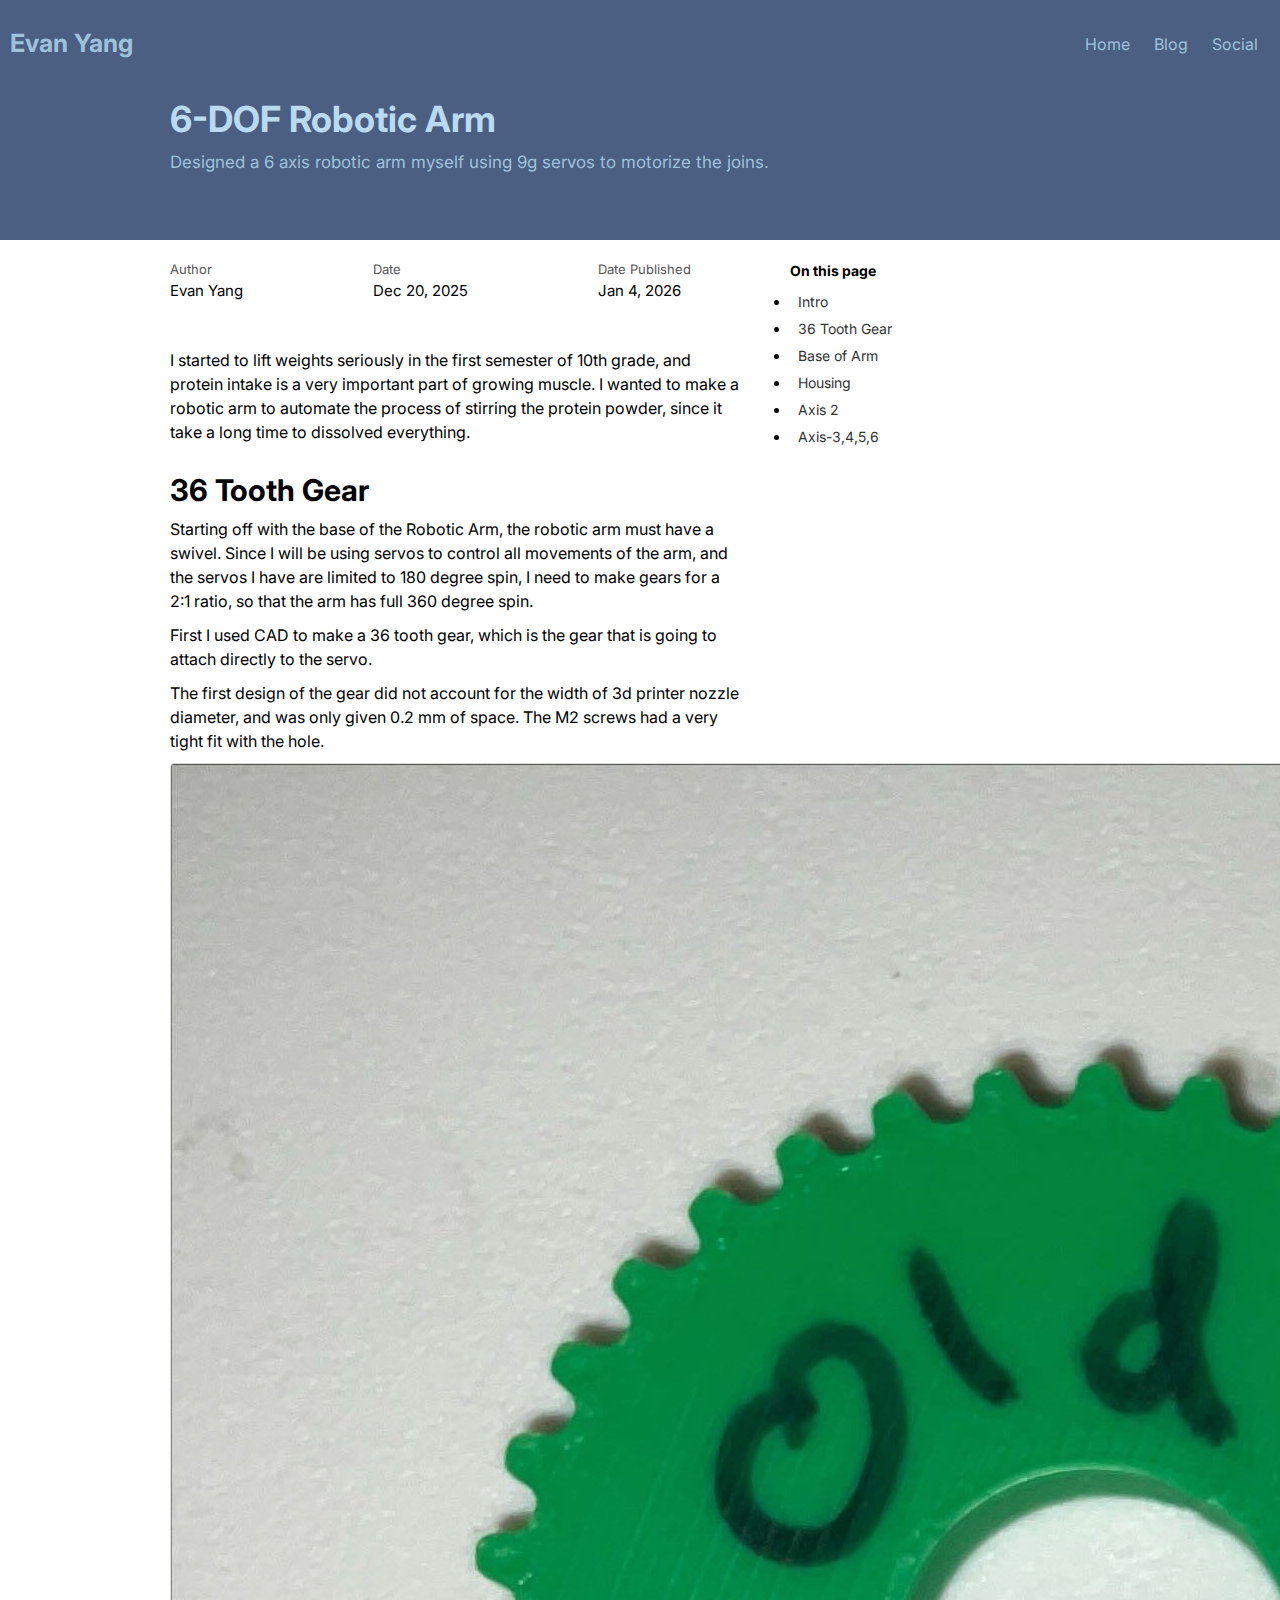
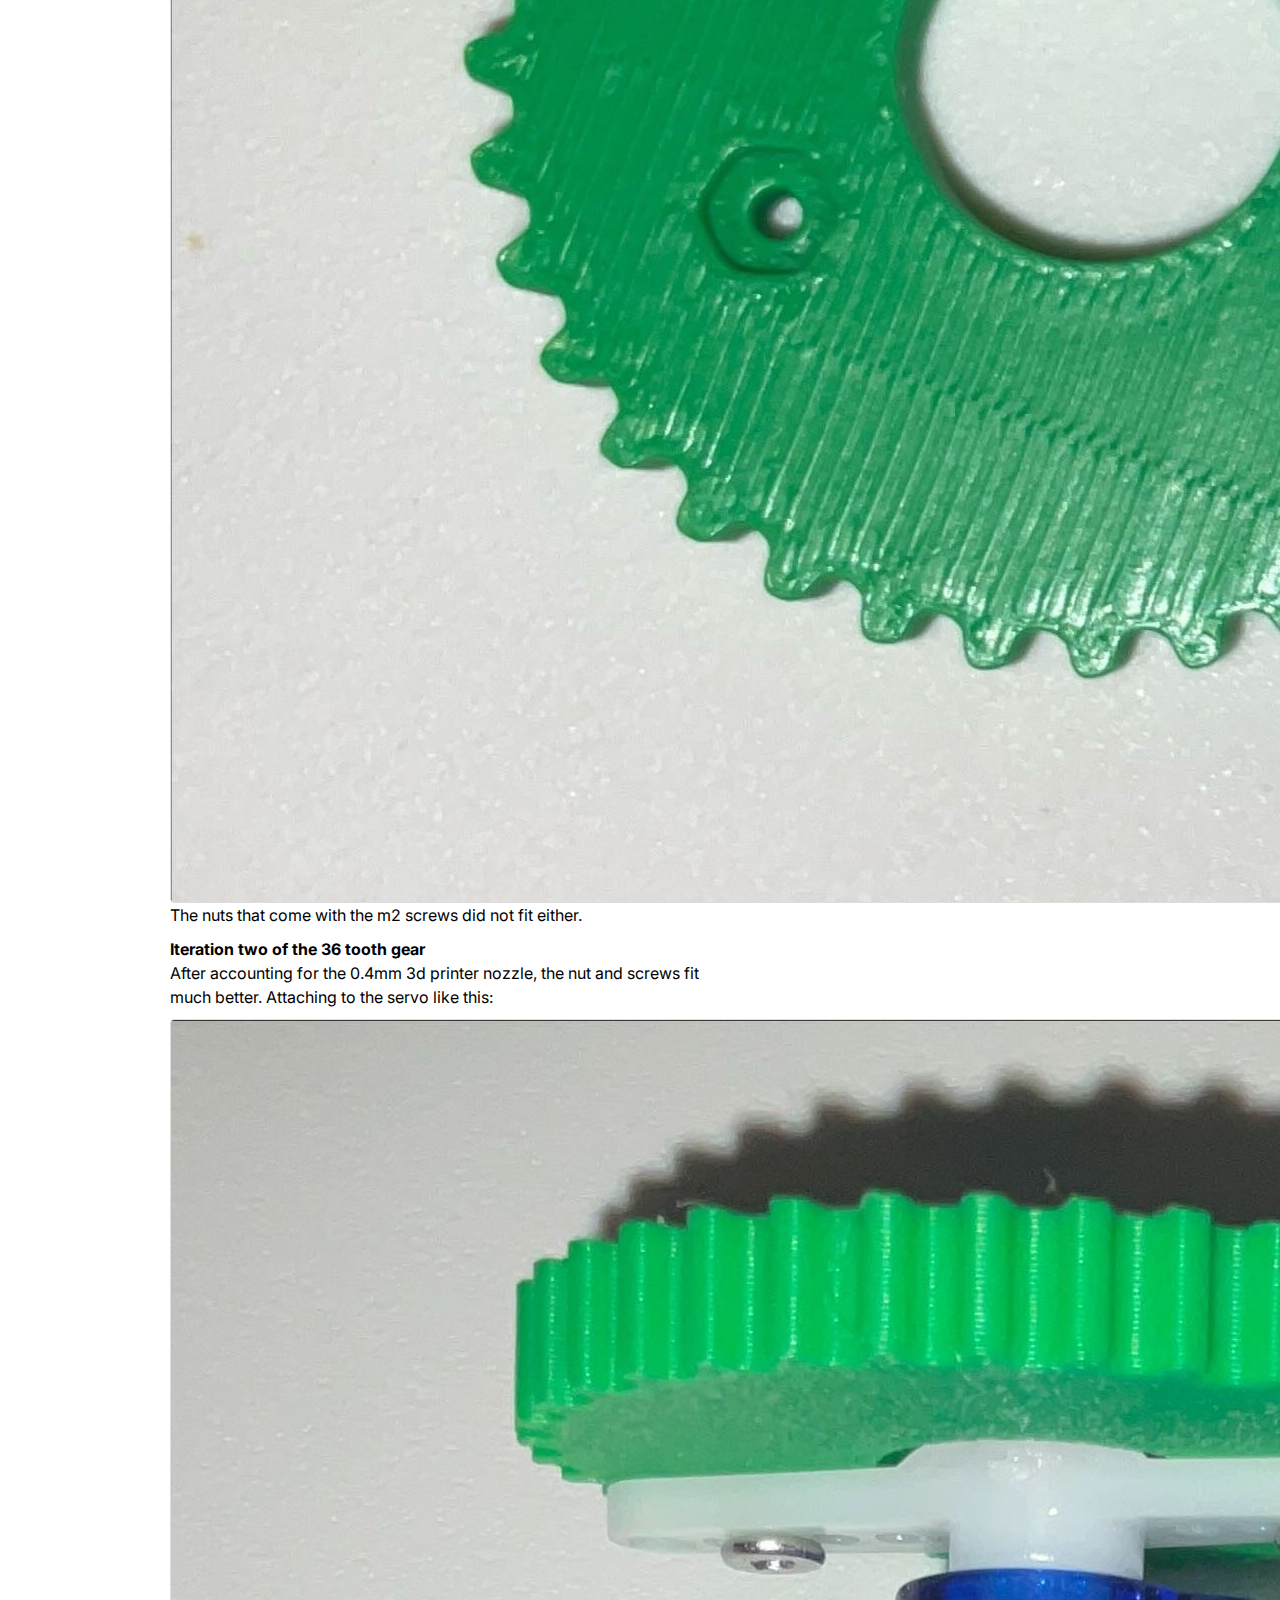
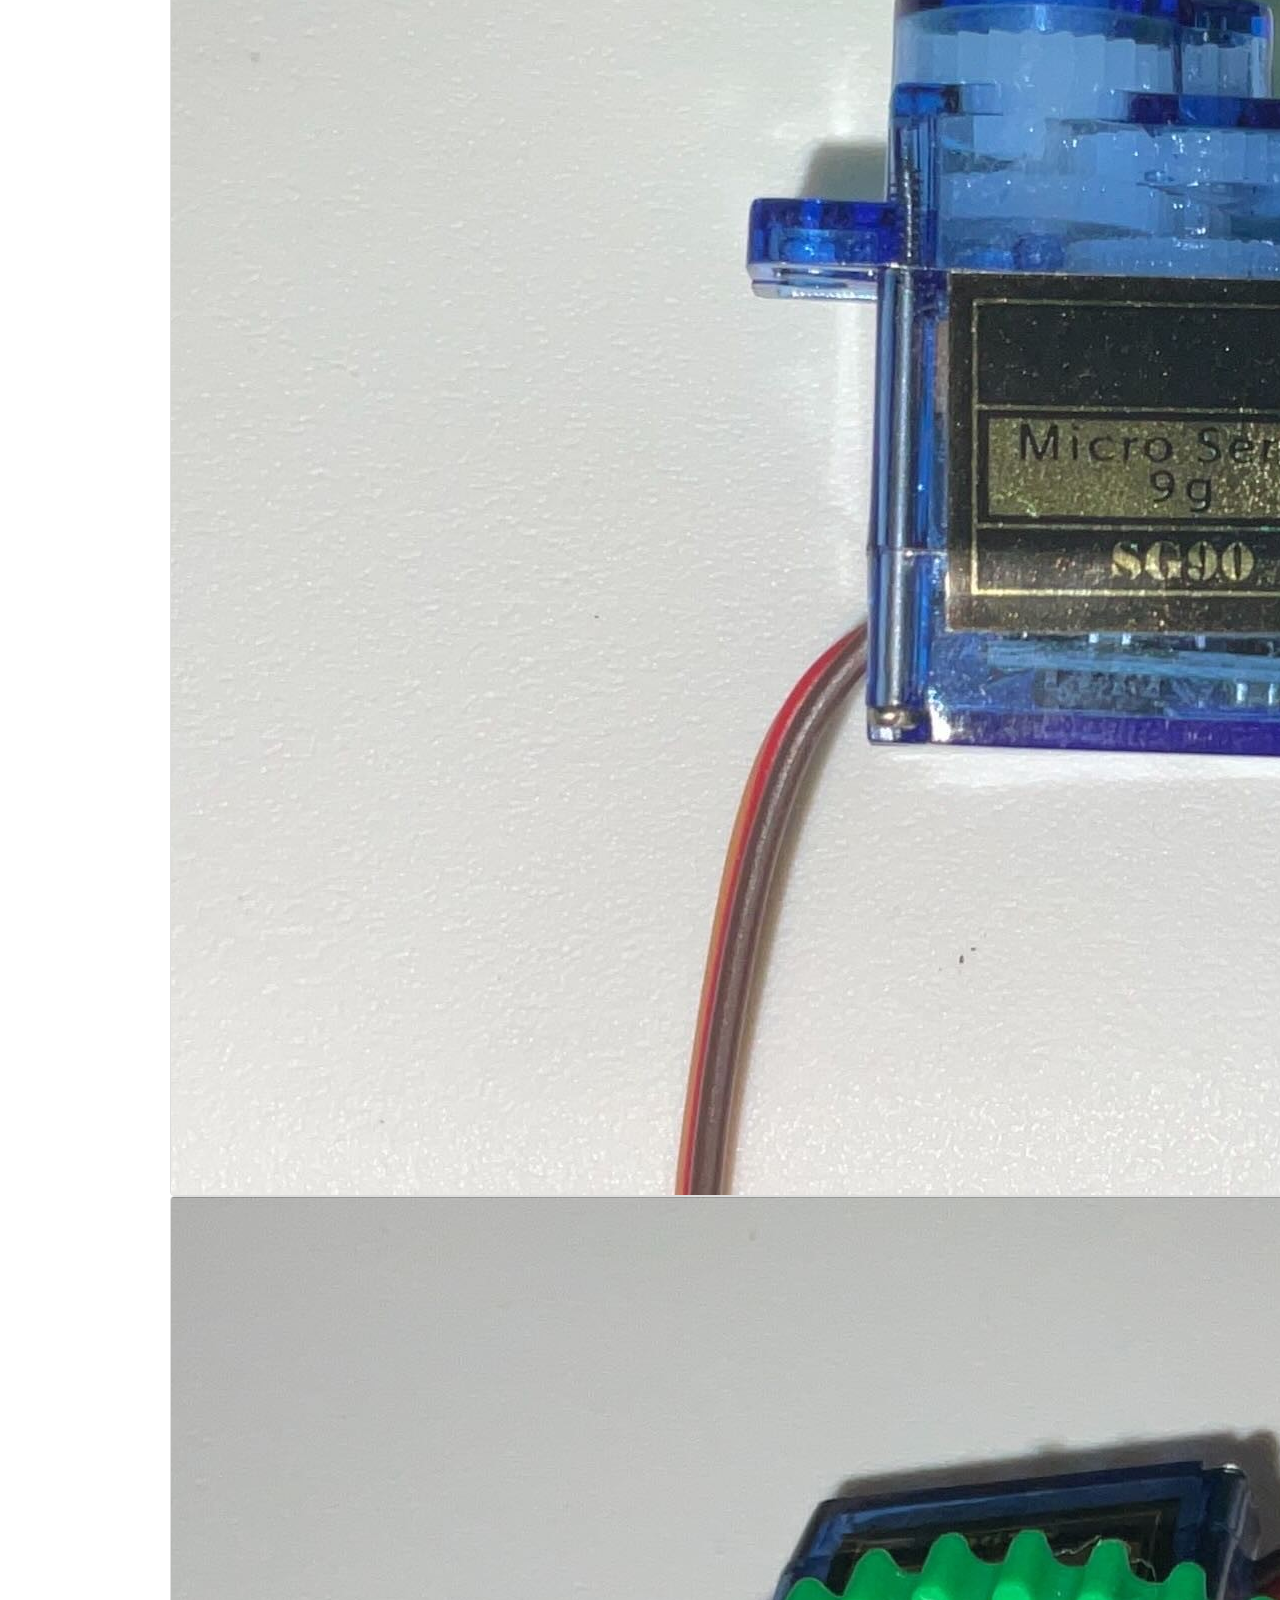
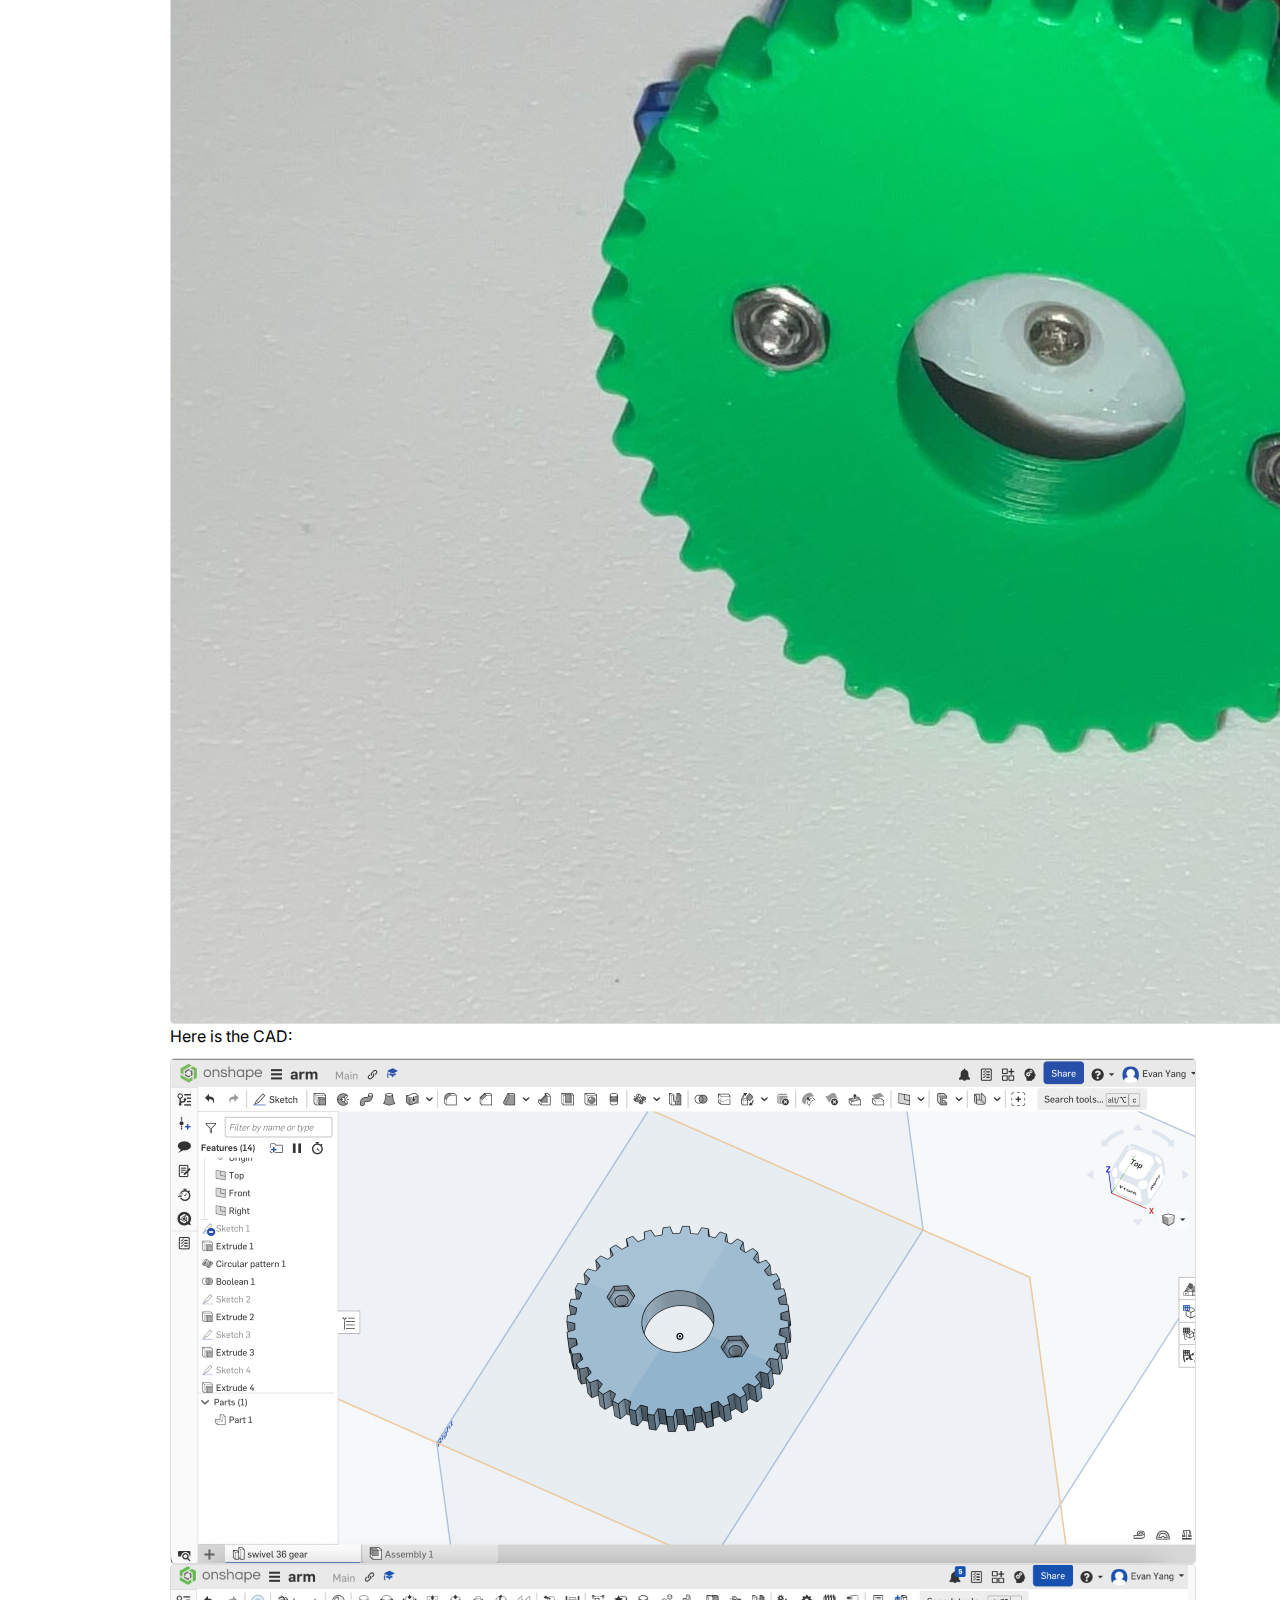
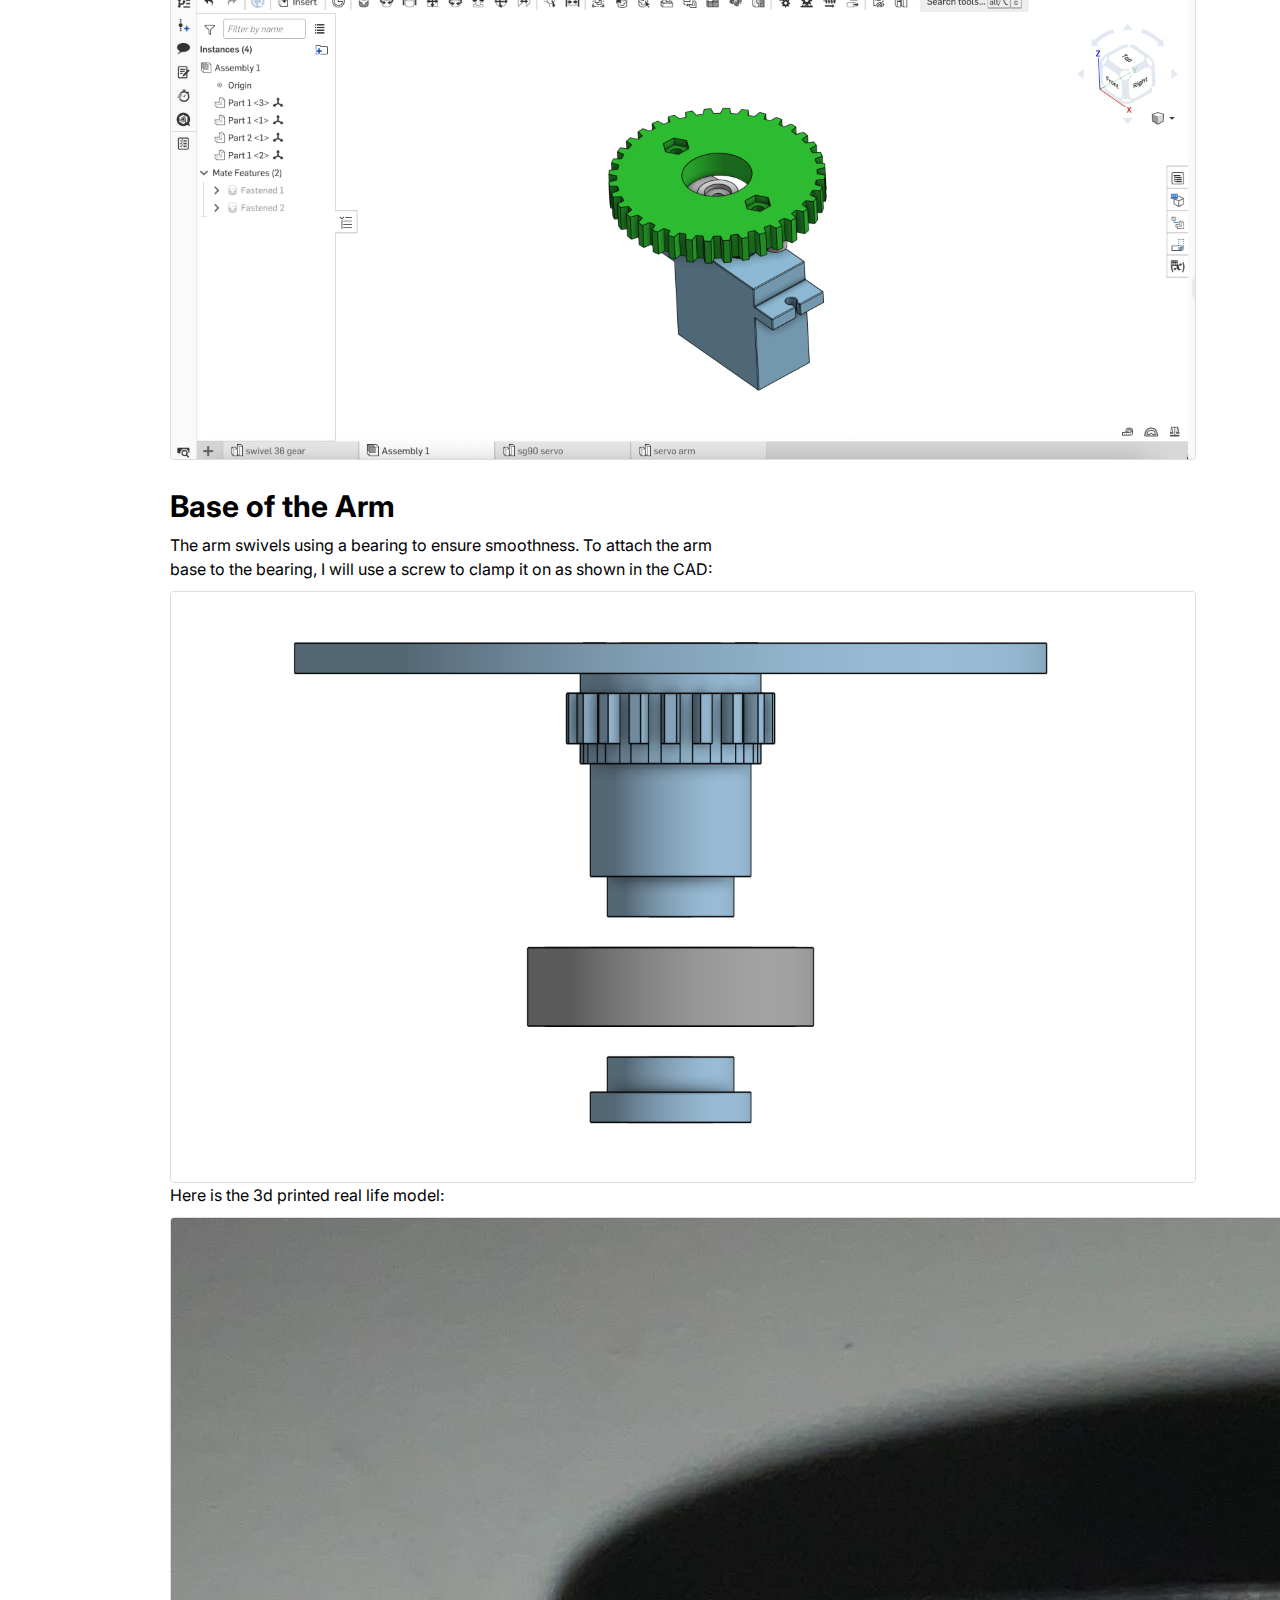
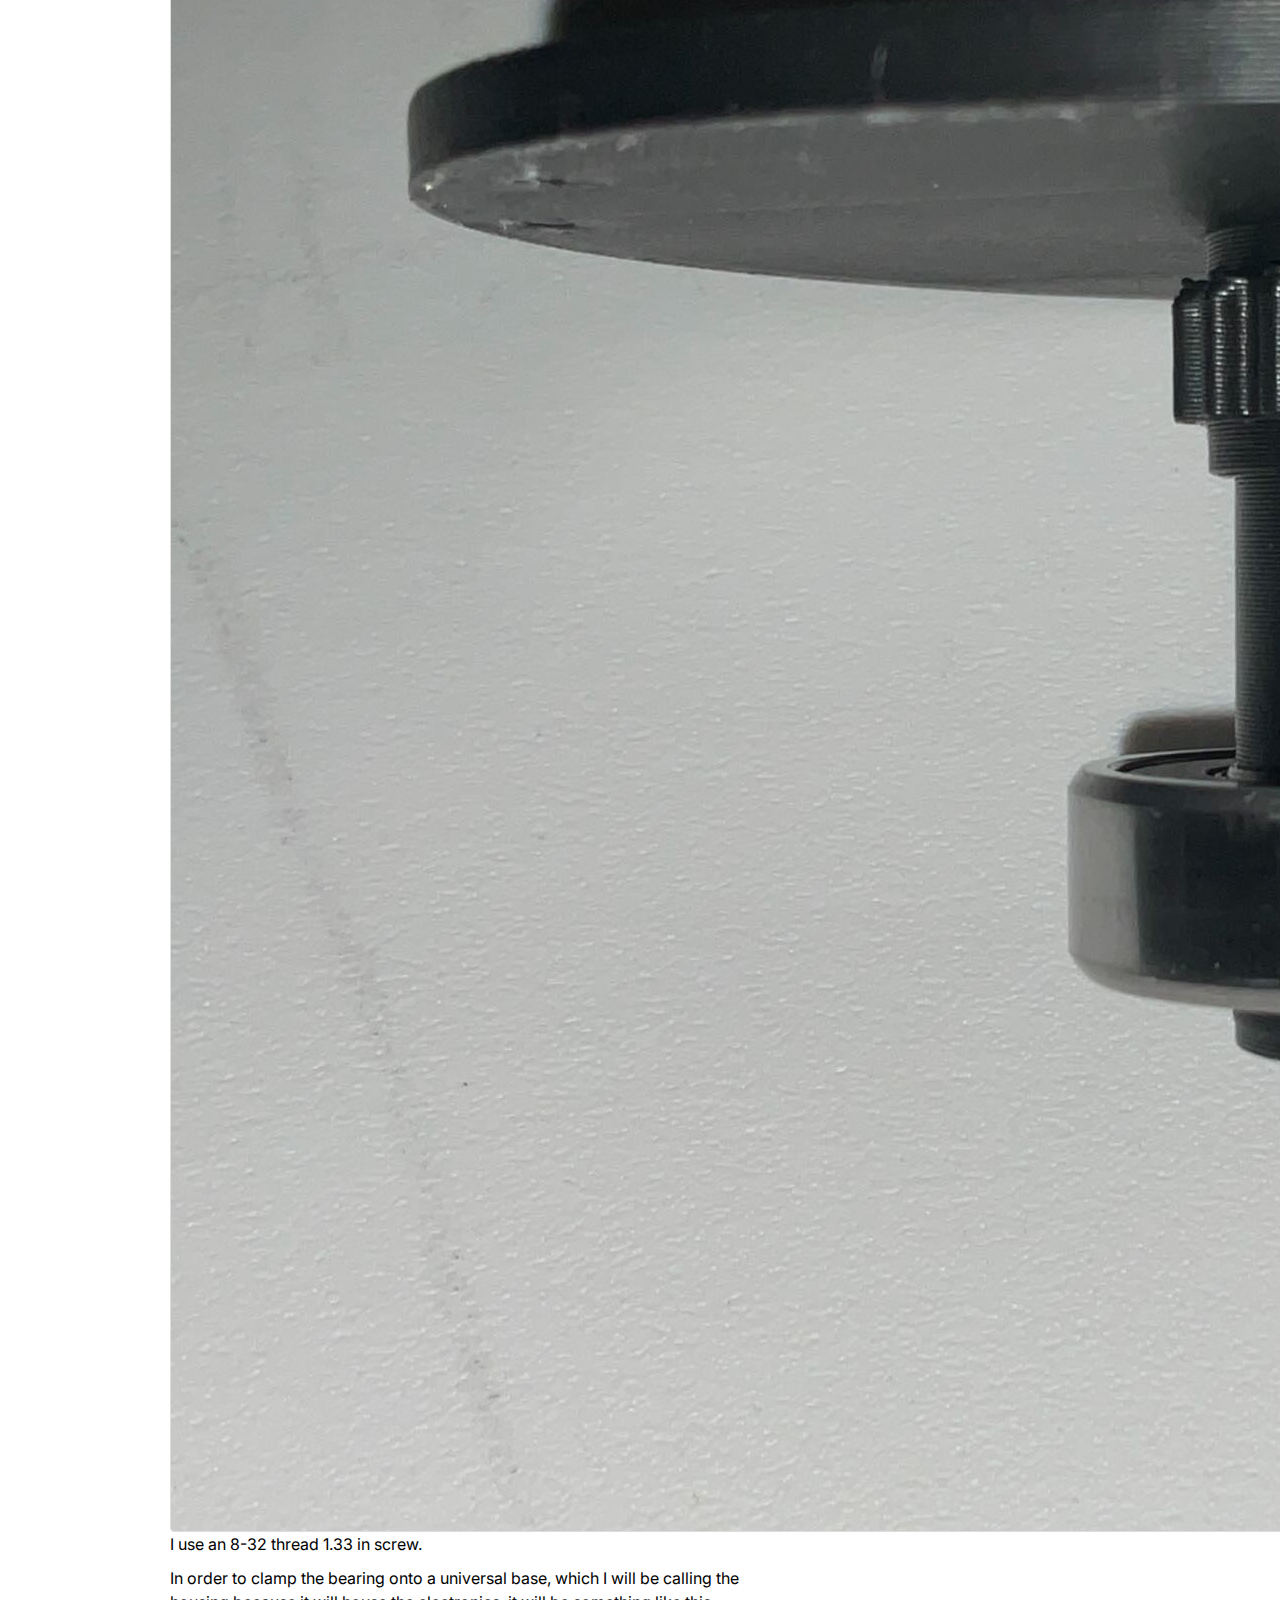
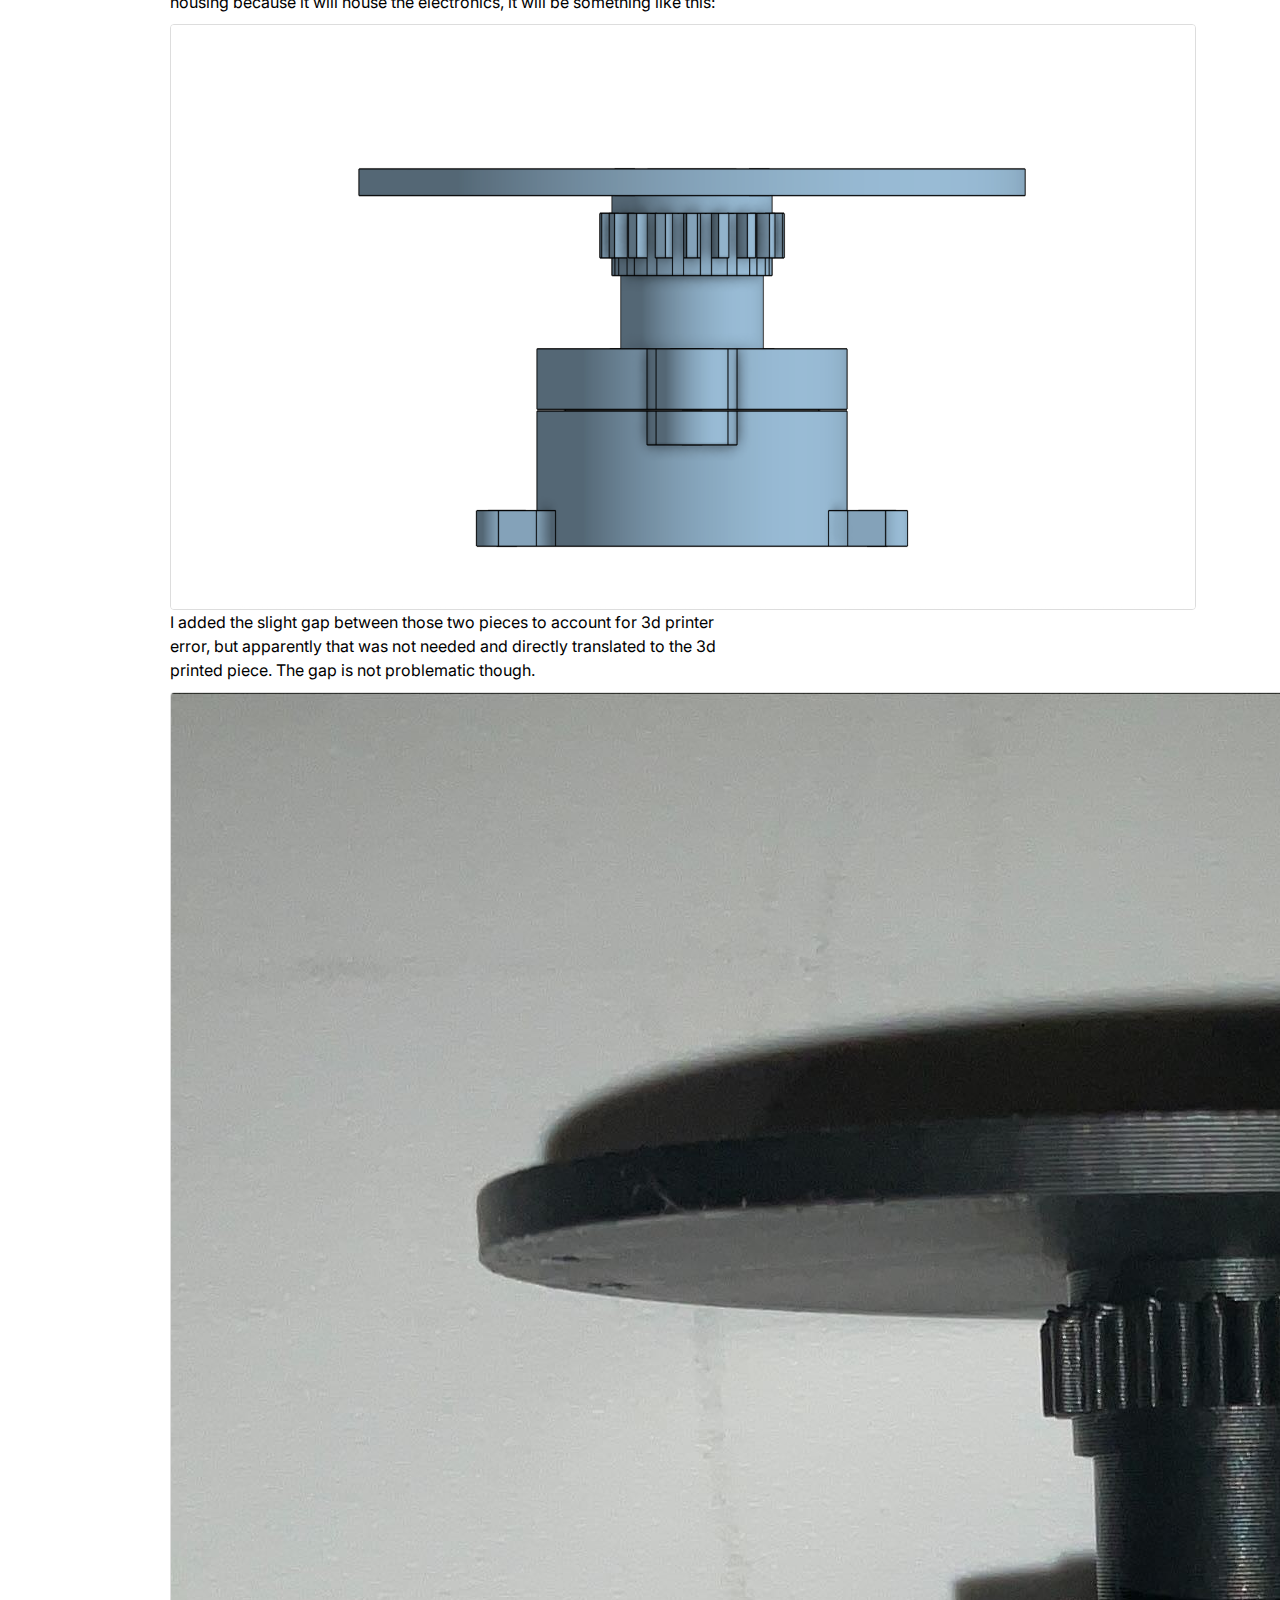
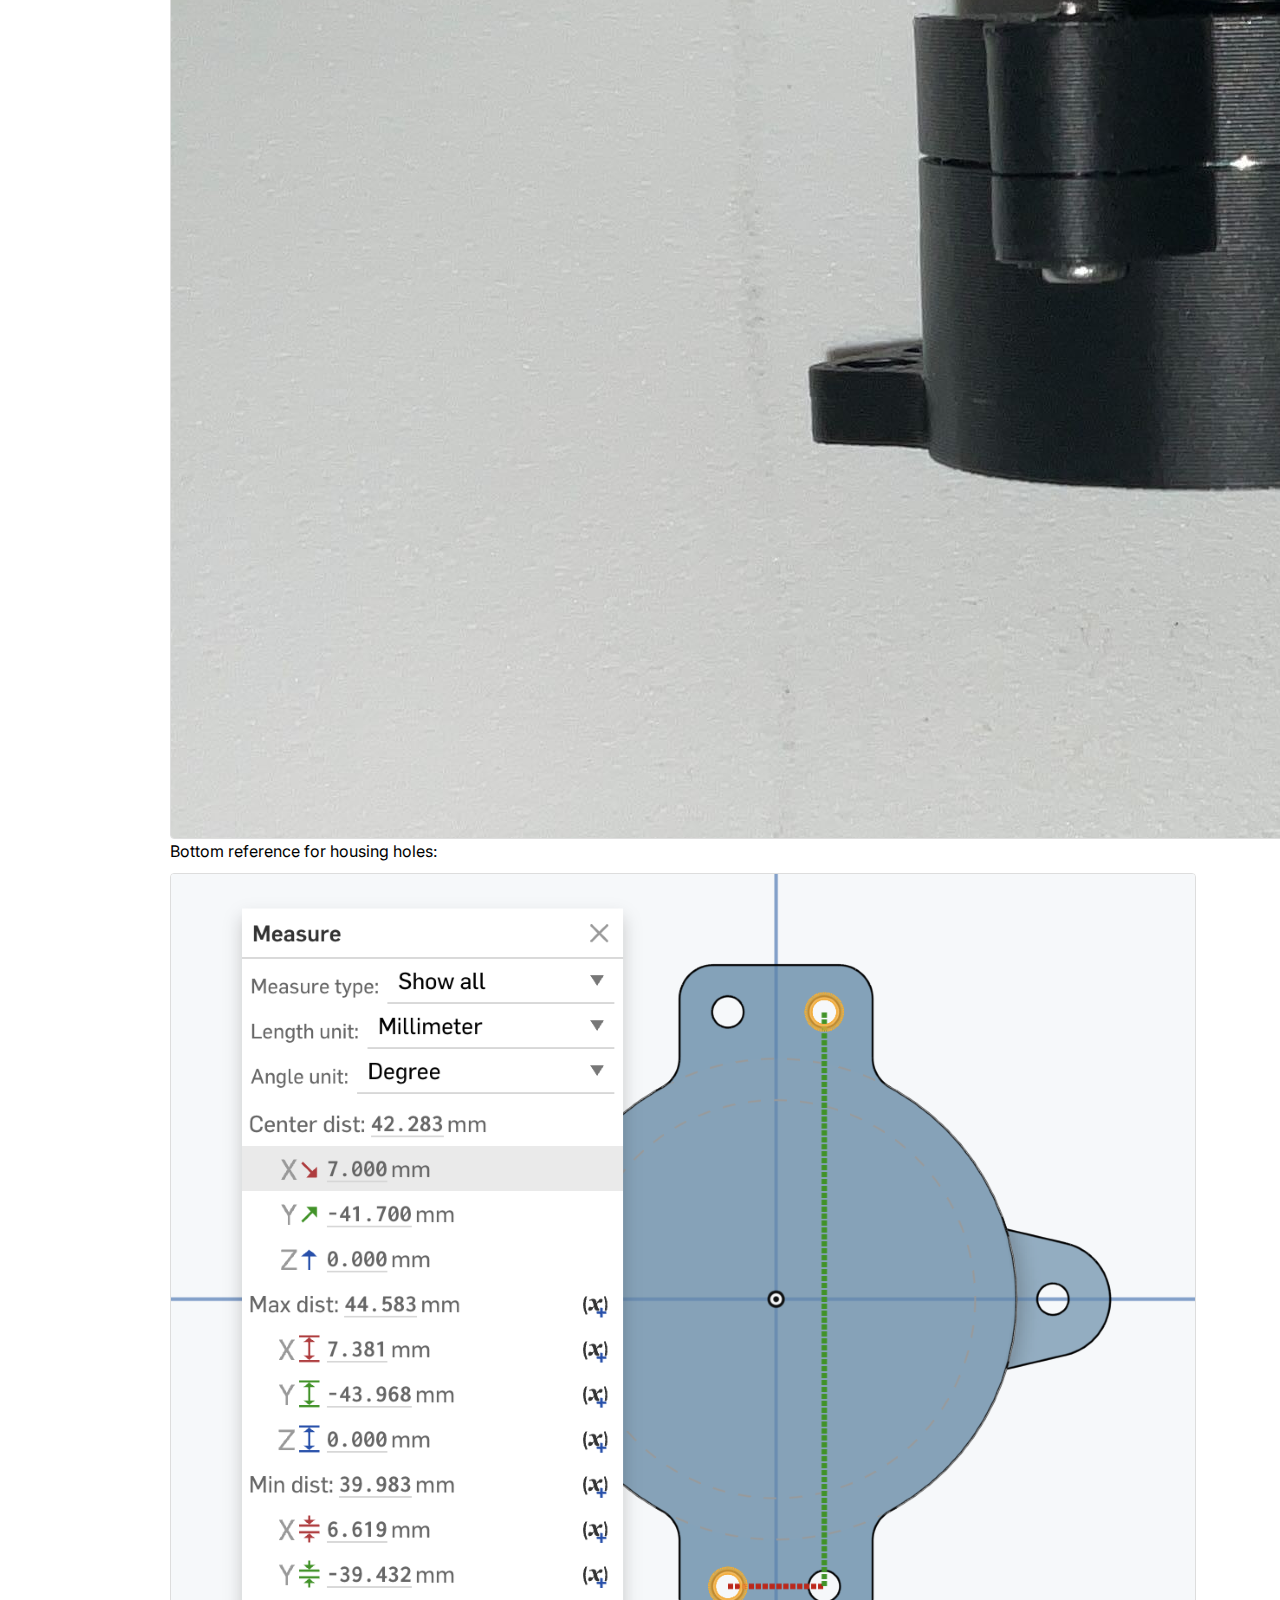
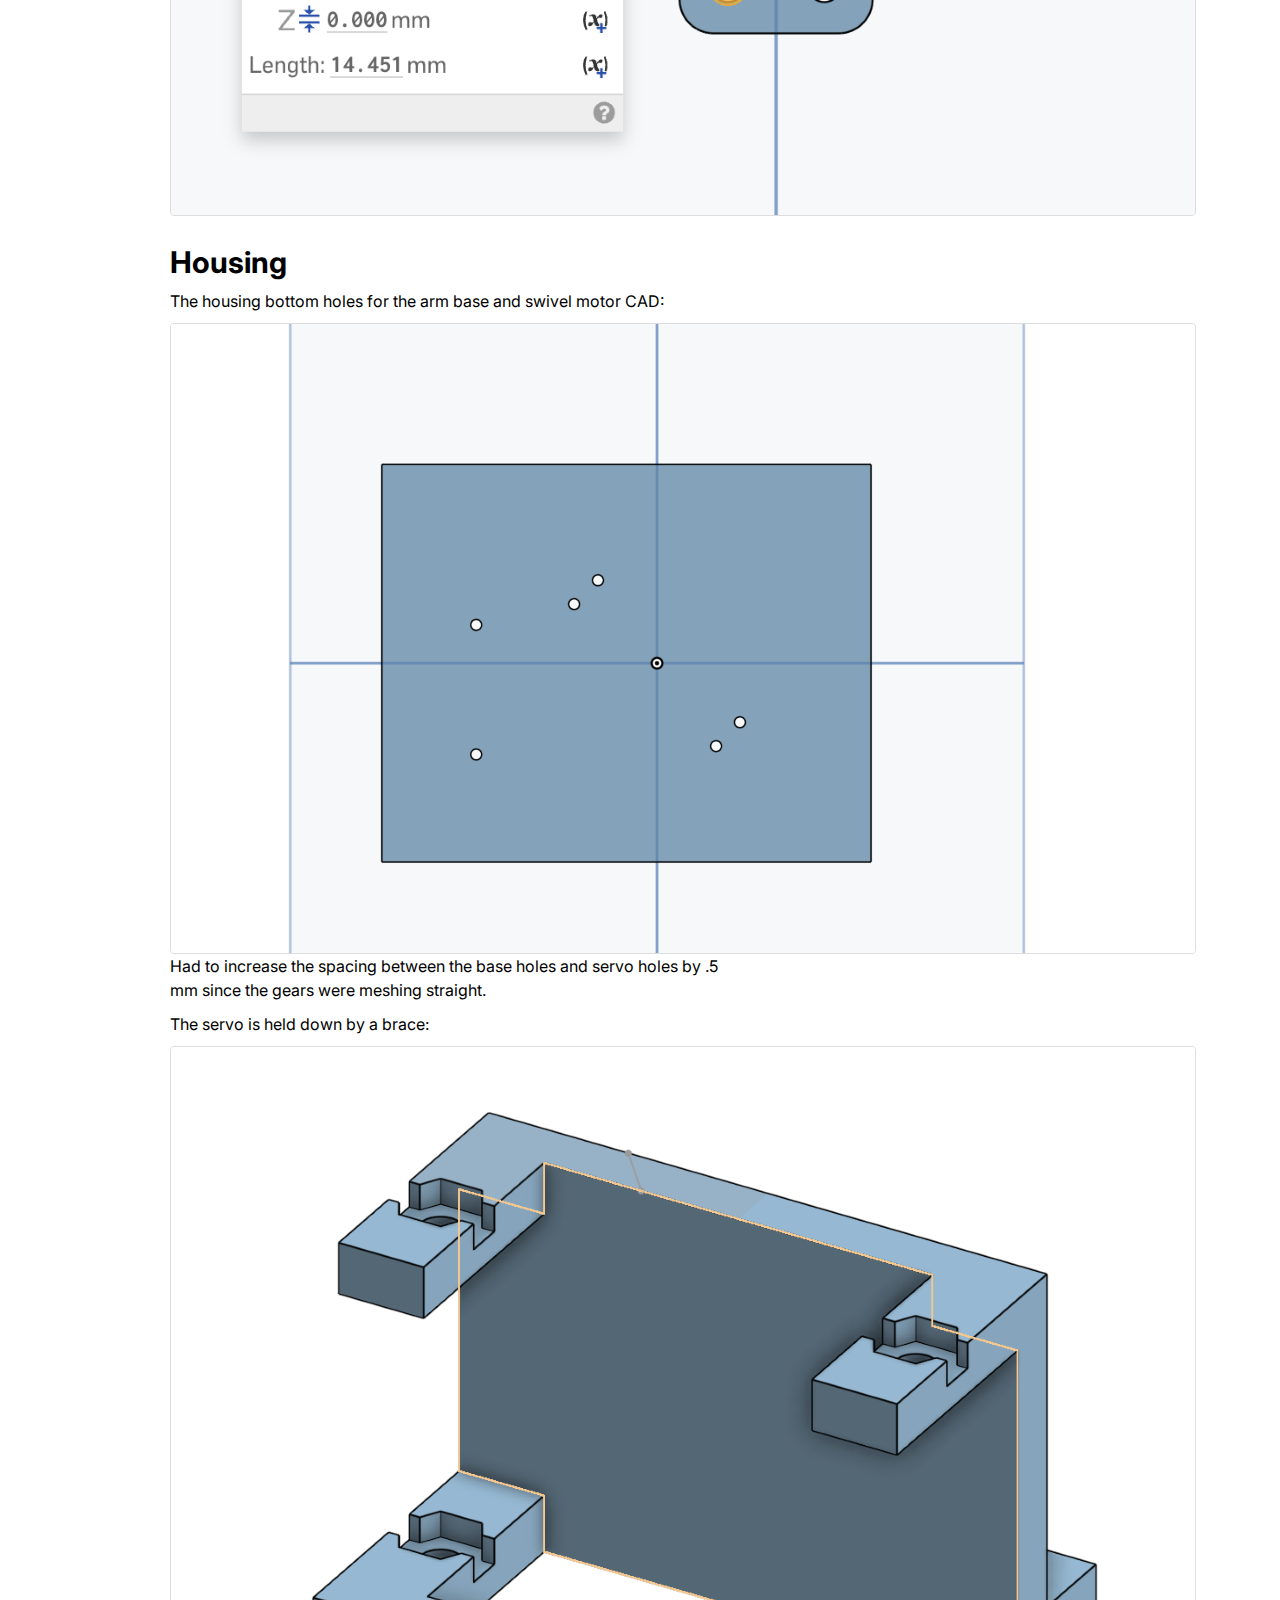
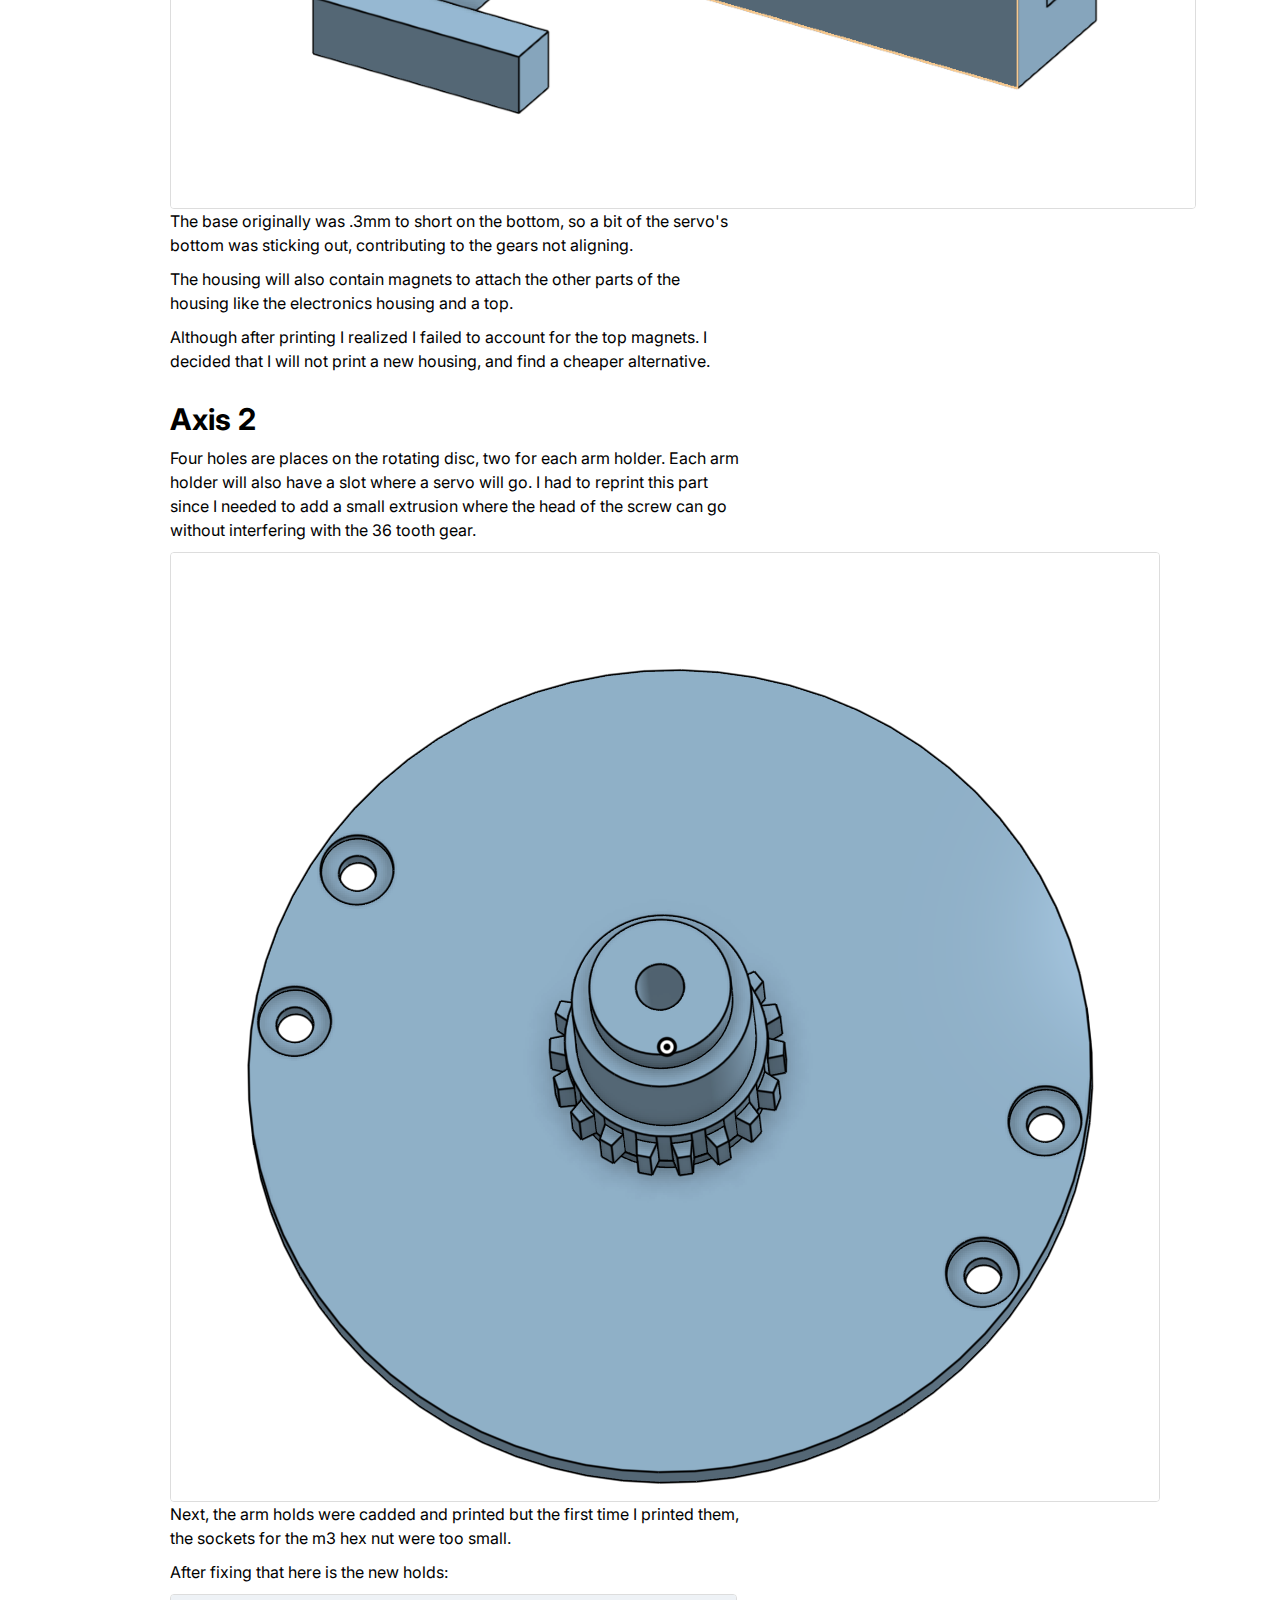
<file: roboticarmdesign.html>
<!DOCTYPE html>
<html lang="en">
<head>
  <meta charset="UTF-8" />
  <meta name="viewport" content="width=device-width, initial-scale=1.0"/>
  <title>Evan Yang</title>
  <link rel="stylesheet" href="style.css" />
  <link rel="stylesheet" href="what.css" integrity="sha384-..." crossorigin="anonymous" />
</head>
<body>

  <div class="header" id="header">
    <div class="header-top">
      <a href="/" class="logo">Evan Yang</a>
      <button class="sandwich" id="sandwich" onclick="">&#9776;</button>
        <div class="dropdown" id="dropdownMenu">

          <a href="/">Home</a>
          <div class="dropdown-projects">
            <a id="latest">Blog</a>
            <div class="dropdown-content">

            </div>
            <script>
            fetch("/header.html")
              .then(res => res.text())
              .then(html => {
                document.getElementById("dropdown-content").innerHTML = html;
              });
            </script>
          </div>
          <a href="/contact">Social</a>
        </div>
    </div>
      <div class="dropdown2" id="dropdownMenu2">

        <a href="/">Home</a>
        <a id="latest" onclick="rn();">Blog</a>
        <a href="/contact">Social</a>
      </div>

  </div>





  <div style="width: 100%; min-height: 240px; background-color: #4a5f82;">
    <div style="max-width: 1000px; margin: 0 auto; display: flex; justify-content: left;">
    <div style="max-width:800px; min-height: 200px; ">
    <h1 style="color:#bbd9f0; font-size: 36px; padding-top: 100px; padding-left: 30px;padding-right: 30px;">6-DOF Robotic Arm</h1>

    <p style="color: #9fc1db; font-size: 17px; margin-top: 10px; padding-left: 30px; padding-right: 30px;">Designed a 6 axis robotic arm myself using 9g servos to motorize the joins.</p>
      </div>
  </div>
  </div>


  <div style="width: 100%; min-height: 240px; margin-top: 20px;">
    <div style="max-width: 1000px; margin: 0 auto; ">
    <div class = "boxx" style="max-width:800px; min-height: 200px; padding-left: 30px;   ">
      <div style="min-height: 200px; ">
       <div style="display: flex; width: 100%;">
        <div style="min-width: 50px;">
          <p style="color: #545454; font-size: 13px; margin-bottom: 0px;">Author</p>
          <p style="color: black; font-size: 15px;">Evan Yang</p>
        </div>
        <div style="padding-left: 130px;">
          <p style="color: #545454; font-size: 13px;margin-bottom: 0px;">Date</p>
          <p style="color: black; font-size: 15px;">Dec 20, 2025</p>
        </div>
         <div style="padding-left: 130px;">
           <p style="color: #545454; font-size: 13px;margin-bottom: 0px;">Date Published</p>
           <p style="color: black; font-size: 15px;">Jan 4, 2026</p>
         </div>
      </div>




        <div class="main-content">
          <div id="intro">
        <p style="margin-top: 30px;">
        I started to lift weights seriously in the first semester of 10th grade, and protein intake is a very important part of growing muscle. I wanted to make a robotic arm to automate the process of stirring the protein powder, since it take a long time to dissolved everything.
  </div>




          <div id = "materials"></v><h1  style="margin-top: 30px; margin-bottom: 10px; font-size: 30px;">36 Tooth Gear</h1>
            
            <p>Starting off with the base of the Robotic Arm, the robotic arm must have a swivel. Since I will be using servos to control all movements of the arm, and the servos I have are limited to 180 degree spin, I need to make gears for a 2:1 ratio, so that the arm has full 360 degree spin.  
            </p><p>


            First I used CAD to make a 36 tooth gear, which is the gear that is going to attach directly to the servo. 
            </p><p>
            The first design of the gear did not account for the width of 3d printer nozzle diameter, and was only given 0.2 mm of space. The M2 screws had a very tight fit with the hole. </p>
            <img src="armpic/old36t.jpeg" style=" border: 1px solid #ddd; border-radius: 4px;">
            <p>The nuts that come with the m2 screws did not fit either. </p>
            <p><b>Iteration two of the 36 tooth gear </b><br>After accounting for the 0.4mm 3d printer nozzle, the nut and screws fit much better. Attaching to the servo like this: </p>
            <img src="armpic/servo36t.jpeg" style=" border: 1px solid #ddd; border-radius: 4px;">
            <img src="armpic/servo36t2.jpeg" style=" border: 1px solid #ddd; border-radius: 4px;">
            <p>Here is the CAD:</p>
            <img src="armpic/36cad1.png" style=" border: 1px solid #ddd; border-radius: 4px;">
            <img src="armpic/36cad2.png" style=" border: 1px solid #ddd; border-radius: 4px;">
          </div>




          <div id = "building"><h1  style="margin-top: 30px; margin-bottom: 10px; font-size: 30px;">Base of the Arm</h1>
          <p>The arm swivels using a bearing to ensure smoothness. To attach the arm base to the bearing, I will use a screw to clamp it on as shown in the CAD:  
</p>
            <img src="armpic/swivelcad1.png" style=" border: 1px solid #ddd; border-radius: 4px;">
            <p>
              Here is the 3d printed real life model:
            </p>
            <img src="armpic/3dpswivel1.jpeg" style=" border: 1px solid #ddd; border-radius: 4px;">
            <p>I use an 8-32 thread 1.33 in screw. </p>
            <p>
              In order to clamp the bearing onto a universal base, which I will be calling the housing because it will house the electronics, it will be something like this: 
            </p>
            <img src="armpic/swivelcad2.png" style=" border: 1px solid #ddd; border-radius: 4px;">
            <p>
              I added the slight gap between those two pieces to account for 3d printer error, but apparently that was not needed and directly translated to the 3d printed piece. The gap is not problematic though. 
            </p>
            <img src="armpic/3dpswivel2.jpeg" style=" border: 1px solid #ddd; border-radius: 4px;">
            <p>Bottom reference for housing holes:</p>
            <img src="armpic/bottomref.png" style=" border: 1px solid #ddd; border-radius: 4px;">
          </div>






          <div id = "postbuild"><h1  style="margin-top: 30px; margin-bottom: 10px; font-size: 30px;">Housing</h1>
          <p>The housing bottom holes for the arm base and swivel motor CAD: </p>
            <img src="armpic/housingbase.png" style=" border: 1px solid #ddd; border-radius: 4px;">
            <p>Had to increase the spacing between the base holes and servo holes by .5 mm since the gears were meshing straight. 

            </p><p>
            The servo is held down by a brace: </p>
            <img src="armpic/servobrace.png" style=" border: 1px solid #ddd; border-radius: 4px;">
            <p>The base originally was .3mm to short on the bottom, so a bit of the servo's bottom was sticking out, contributing to the gears not aligning. </p><p>The housing will also contain magnets to attach the other parts of the housing like the electronics housing and a top. </p><p>Although after printing I realized I failed to account for the top magnets. I decided that I will not print a new housing, and find a cheaper alternative. </p>
            
          </div>






           <div id = "outcome-2"><h1  style="margin-top: 30px; margin-bottom: 10px; font-size: 30px;">Axis 2</h1>
                    <p>Four holes are places on the rotating disc, two for each arm holder. Each arm holder will also have a slot where a servo will go. I had to reprint this part since I needed to add a small extrusion where the head of the screw can go without interfering with the 36 tooth gear.  
          </p>
             <img src="armpic/armswivelbase.png" style=" border: 1px solid #ddd; border-radius: 4px;">
           <p>Next, the arm holds were cadded and printed but the first time I printed them, the sockets for the m3 hex nut were too small.  </p><p>After fixing that here is the new holds:</p>
            <img src="armpic/armhold.png" style=" border: 1px solid #ddd; border-radius: 4px;">
<p>After attaching the servos to either side, two arms were cadded, one for each servo:  </p>
             <img src="armpic/2axisb.png" style=" border: 1px solid #ddd; border-radius: 4px;">
             <p>This is what I have so far. Since the arms move together, they can be conjoined using a connector: </p>


              <img src="armpic/2axisbs.png" style=" border: 1px solid #ddd; border-radius: 4px;">
             <p>Next, the second part of the arm need to be cadded, keeping in mind to create attachment points to the first part of the arm. </p>
           </div>



          <div id = "axis3"><h1  style="margin-top: 30px; margin-bottom: 10px; font-size: 30px;">Axis 3, 4, 5, 6</h1>
                              <p>The second part contains a hold for another servo, so there are two pivot points.   
                    </p>
                       <img src="armpic/axis3servo.png" style=" border: 1px solid #ddd; border-radius: 4px;">
                     <p>Next, is the second part of the arm, which will be a pretty small piece since the rest of the second part of the arm will be much larger. This piece should also contain a servo slot for the 4th axis of a 6 axis arm. So, something like this:  </p>
                      <img src="armpic/4thaxis.png" style=" border: 1px solid #ddd; border-radius: 4px;">
          <p>When assembled: </p>
                       <img src="armpic/assembled4.jpeg" style=" border: 1px solid #ddd; border-radius: 4px;">
                       <p>To attach the 4th axis, I'm just going to kind of mirror it. Here it is along with the 5th axis servo. </p>


                        <img src="armpic/Axis5cad.png" style=" border: 1px solid #ddd; border-radius: 4px;">
                       <p>And finally, the last axis can be attached similar to the 4th axis. </p>
            <img src="armpic/armfull.png" style=" border: 1px solid #ddd; border-radius: 4px;">
            <p>With all 6 axis complete, the last few hardware things I need to do are attaching a multipurpose claw, tuning the angles of the servos, finish the housing, and add electronics. </p>
                     </div>



          

          <a style="margin-top: 40px;" href = "raelectroncis">Next Article (Robotic Arm Electronics) ></a>
        </div>
      </div>
  </div>










      <div id="toc" style="position: absolute; top: 260px; font-size: 14px;">
        <p style="font-weight: bold; margin-bottom: 10px;">On this page</p>
        <li data-id = "intro"><a data-target = "intro" href="#" onclick="window.scrollTo({ top: 0, behavior: 'smooth' });">Intro</a></li>
        <li data-id = "materials"><a data-target = "materials" >36 Tooth Gear</a></li>
        <li data-id = "building"><a data-target = "building" >Base of Arm</a></li>
        <li data-id = "postbuild"><a data-target = "postbuild" >Housing</a></li>
        <li data-id = "outcome-2"><a data-target = "outcome-2" >Axis 2</a></li>
        <li data-id = "axis3"><a data-target = "axis3" >Axis-3,4,5,6</a></li>
      </div>

  </div>
    </div>






<div style="height:500px;"></div>
<script src="blog.js"></script>
   <style>
    .header {
      transition: transform 0.25s ease-in-out;
      z-index: 100; /* Ensure it stays on top */
    }

    .header--hidden {
      transform: translateY(-100%);
    }
     .main-content p{
       margin-bottom: 10px;
     }
     .main-content a:hover{
       color: #4a5f82;
     }
     #toc a {
       display: block;
       margin: 6px 0;
       text-decoration: none;
       color: #333;
       border-left: 2px solid transparent;
       padding-left: 6px;
       transition: 0.2s;
     }

     #toc a.active {
       font-weight: bold;
       color: #4a5f82;
       border-left: 2px solid #4a5f82;
     }
     .boxx{
       padding-right: 200px;
     }
     @media (max-width: 830px) {
       #toc {
         display: none !important;
       }
       .boxx{
         padding-right: 30px;
       }
     }


  </style>
</body>
</html>
</file>
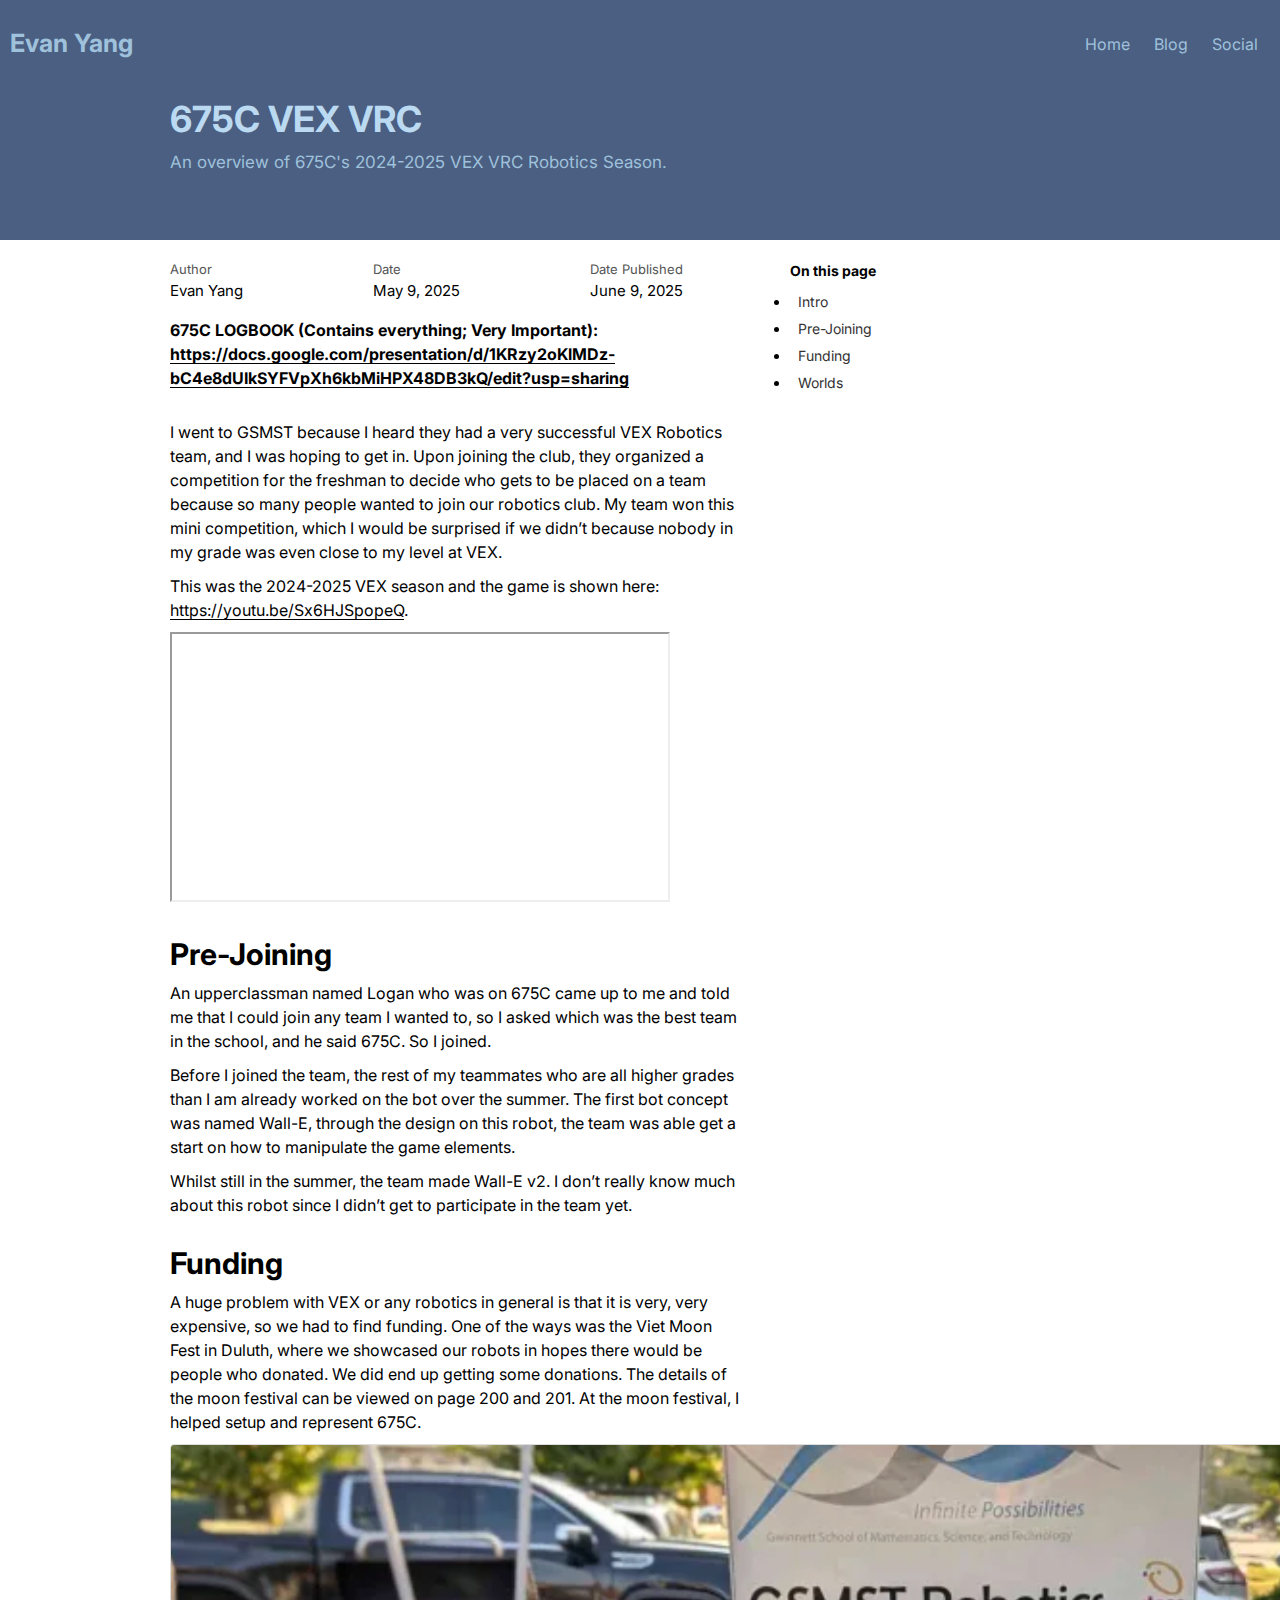
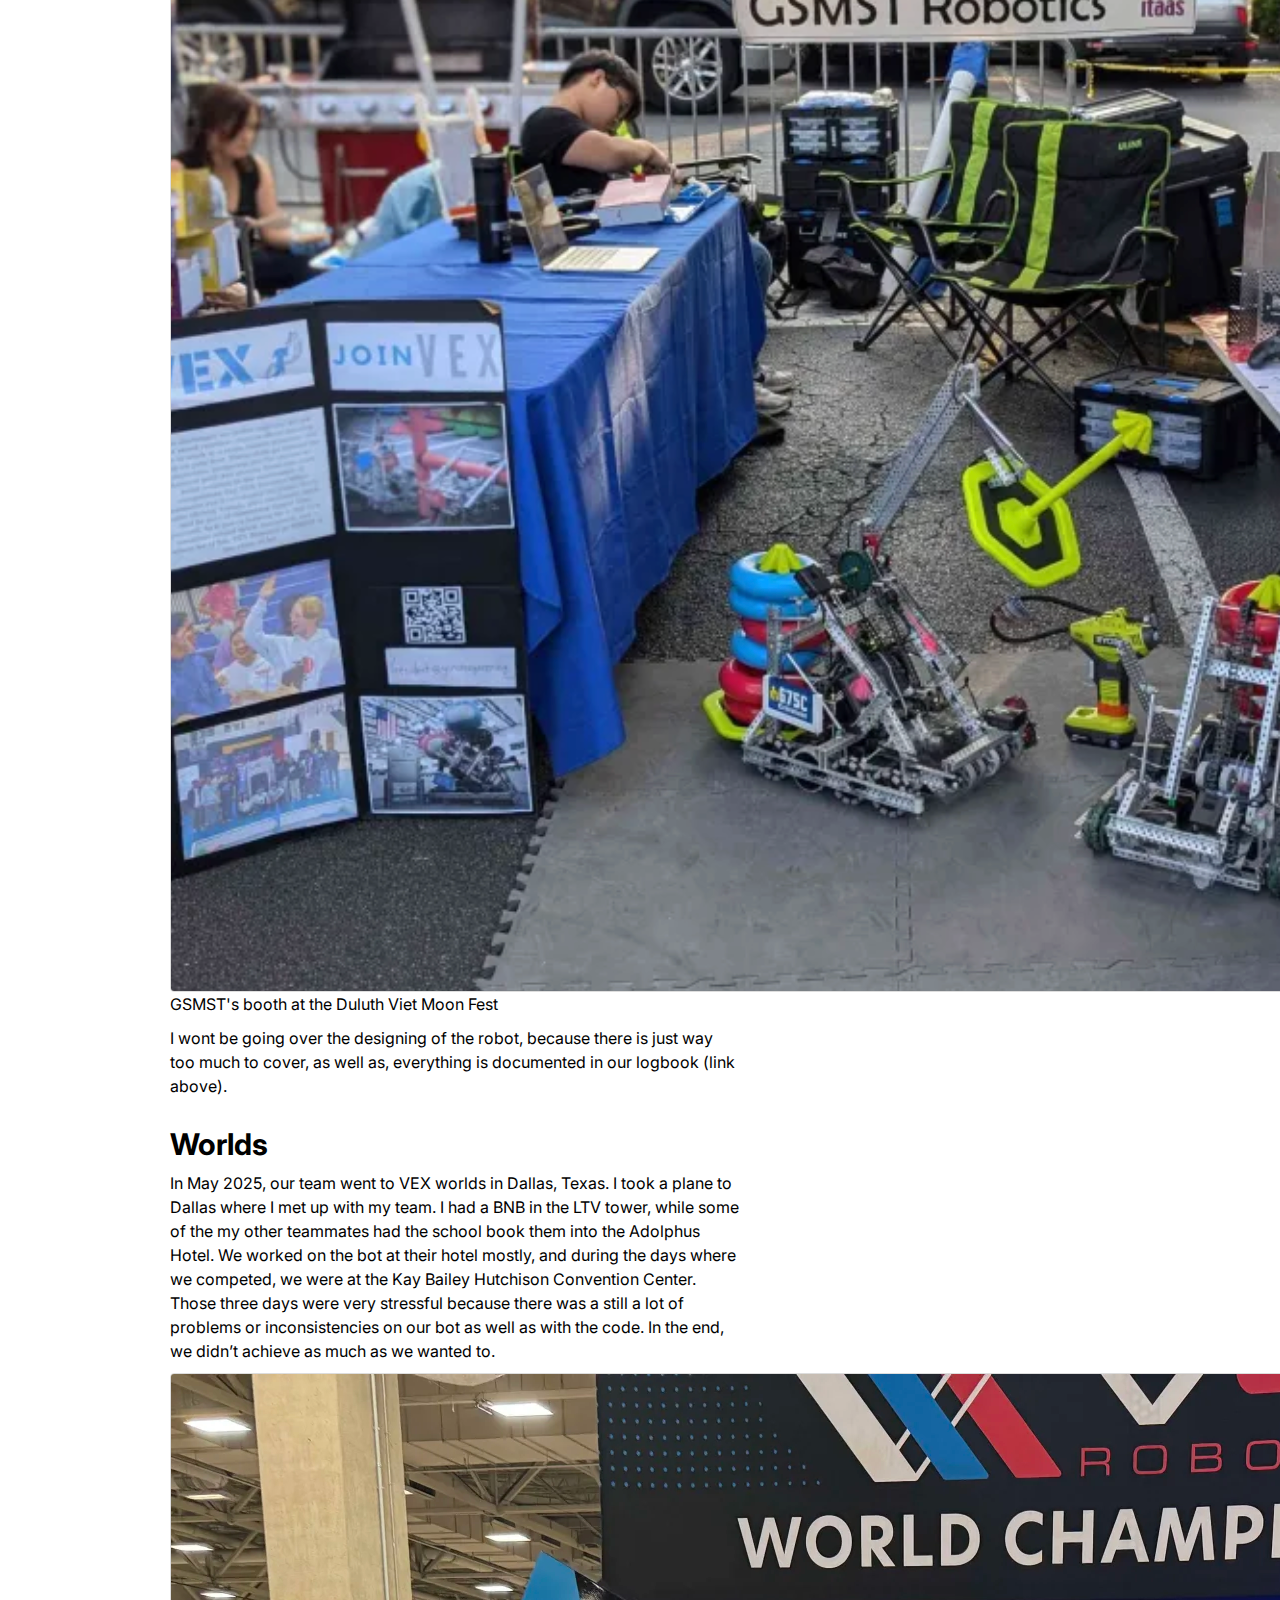
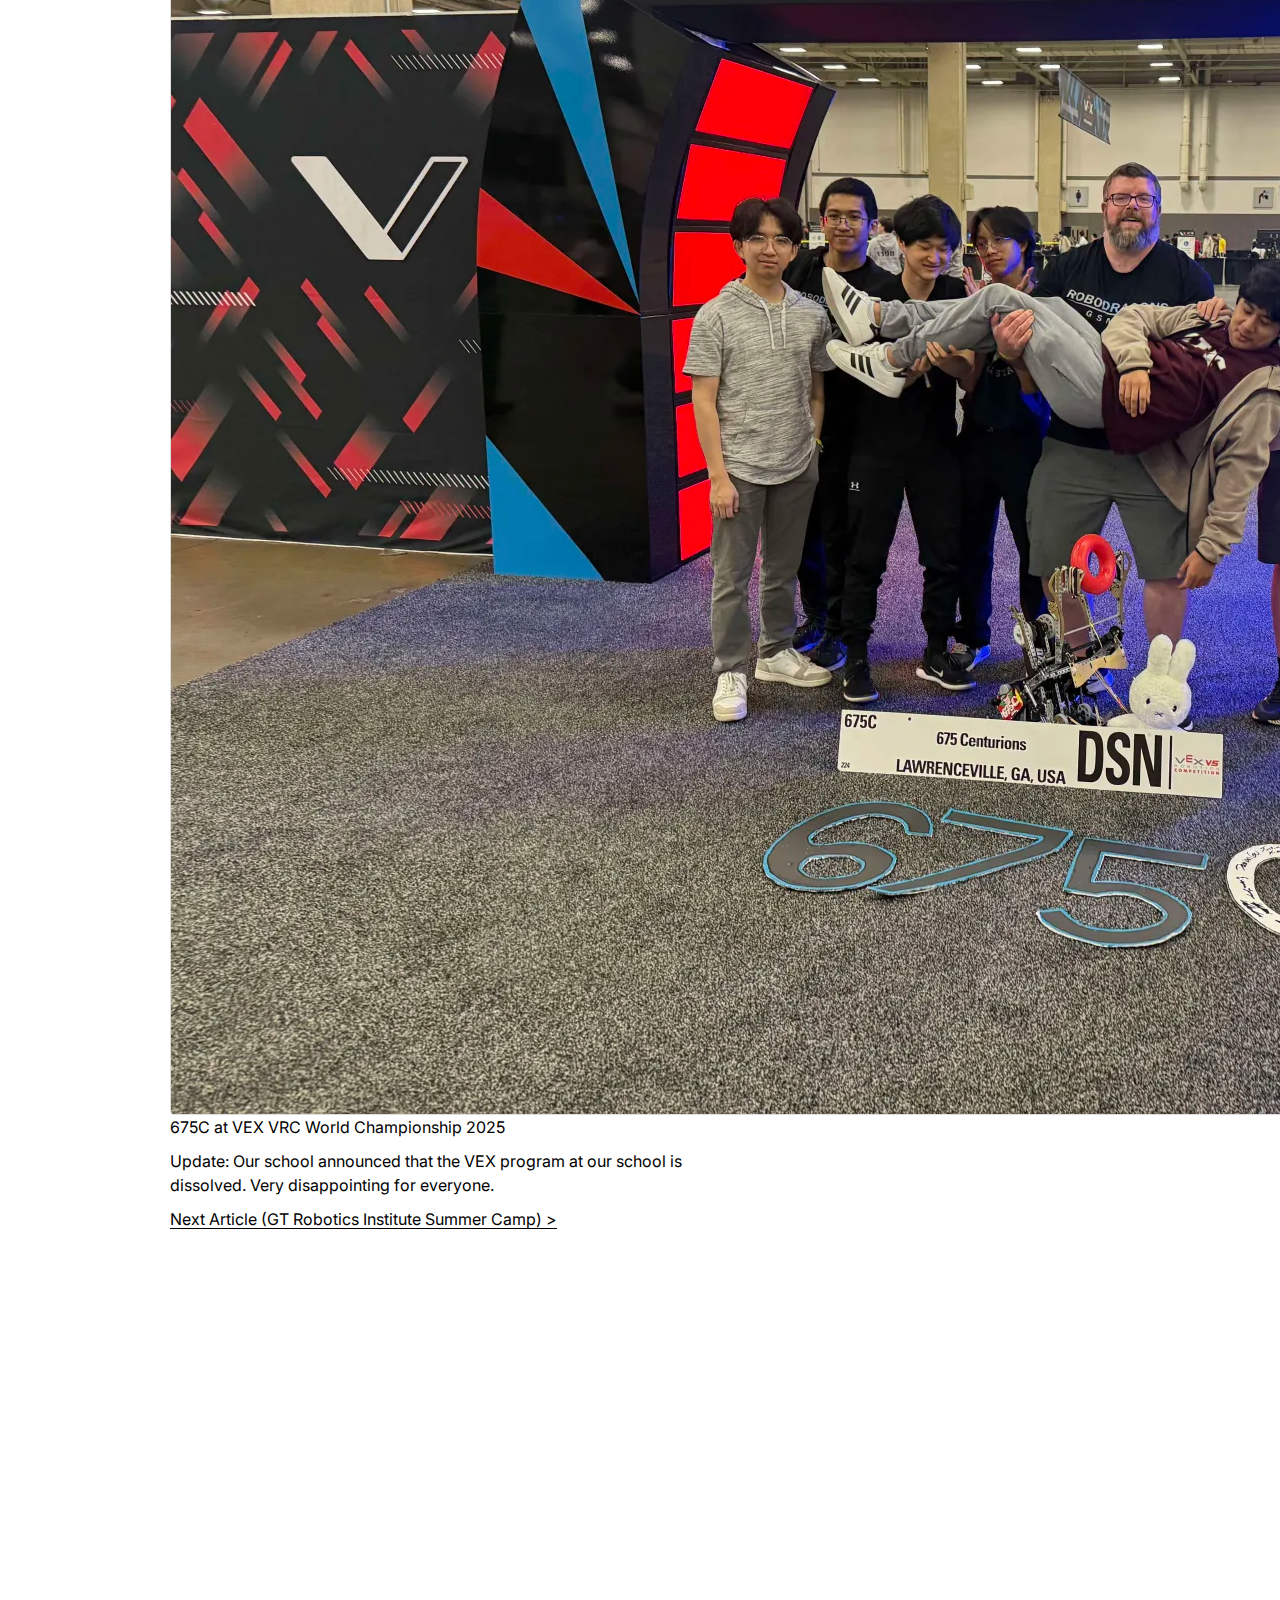
<file: VEX.html>
<!DOCTYPE html>
<html lang="en">
<head>
  <meta charset="UTF-8" />
  <meta name="viewport" content="width=device-width, initial-scale=1.0"/>
  <title>Evan Yang</title>
  <link rel="stylesheet" href="style.css" />
  <link rel="stylesheet" href="what.css" integrity="sha384-..." crossorigin="anonymous" />
</head>
<body>

  <div class="header" id="header">
    <div class="header-top">
      <a href="/" class="logo">Evan Yang</a>
      <button class="sandwich" id="sandwich" onclick="">&#9776;</button>
        <div class="dropdown" id="dropdownMenu">

          <a href="/">Home</a>
          <div class="dropdown-projects">
            <a id="latest">Blog</a>
            <div class="dropdown-content">

            </div>
            <script>
            fetch("/header.html")
              .then(res => res.text())
              .then(html => {
                document.getElementById("dropdown-content").innerHTML = html;
              });
            </script>
          </div>
          <a href="/contact">Social</a>
        </div>
    </div>
      <div class="dropdown2" id="dropdownMenu2">

        <a href="/">Home</a>
        <a id="latest" onclick="rn();">Blog</a>
        <a href="/contact">Social</a>
      </div>

  </div>





  <div style="width: 100%; min-height: 240px; background-color: #4a5f82;">
    <div style="max-width: 1000px; margin: 0 auto; display: flex; justify-content: left;">
    <div style="max-width:800px; min-height: 200px; ">
    <h1 style="color:#bbd9f0; font-size: 36px; padding-top: 100px; padding-left: 30px;padding-right: 30px;">675C VEX VRC</h1>

    <p style="color: #9fc1db; font-size: 17px; margin-top: 10px; padding-left: 30px; padding-right: 30px;">An overview of 675C's 2024-2025 VEX VRC Robotics Season.</p>
      </div>
  </div>
  </div>


  <div style="width: 100%; min-height: 240px; margin-top: 20px;">
    <div style="max-width: 1000px; margin: 0 auto; ">
    <div class = "boxx" style="max-width:800px; min-height: 200px; padding-left: 30px;   ">
      <div style="min-height: 200px; ">
       <div style="display: flex; width: 100%;">
        <div style="min-width: 50px;">
          <p style="color: #545454; font-size: 13px; margin-bottom: 0px;">Author</p>
          <p style="color: black; font-size: 15px;">Evan Yang</p>
        </div>
        <div style="padding-left: 130px;">
          <p style="color: #545454; font-size: 13px;margin-bottom: 0px;">Date</p>
          <p style="color: black; font-size: 15px;">May 9, 2025</p>
        </div>
         <div style="padding-left: 130px;">
           <p style="color: #545454; font-size: 13px;margin-bottom: 0px;">Date Published</p>
           <p style="color: black; font-size: 15px;">June 9, 2025</p>
         </div>
      </div>




        <div class="main-content">
          <div id="intro">
            <p style="font-weight: bold;">675C LOGBOOK (Contains everything; Very Important): <a href="https://docs.google.com/presentation/d/1KRzy2oKlMDz-bC4e8dUIkSYFVpXh6kbMiHPX48DB3kQ/edit?usp=sharing" style="margin-bottom: 20px; font-weight: bold;">https://docs.google.com/presentation/d/1KRzy2oKlMDz-bC4e8dUIkSYFVpXh6kbMiHPX48DB3kQ/edit?usp=sharing</a></p>
        <p style="margin-top: 30px;">
          I went to GSMST because I heard they had a very successful VEX Robotics team, and I was hoping to get in. Upon joining the club, they organized a competition for the freshman to decide who gets to be placed on a team because so many people wanted to join our robotics club. My team won this mini competition, which I would be surprised if we didn’t because nobody in my grade was even close to my level at VEX. </p>
            <p>This was the 2024-2025 VEX season and the game is shown here:

 <a href="https://youtu.be/Sx6HJSpopeQ" style="margin-bottom: 20px;">https://youtu.be/Sx6HJSpopeQ</a>.
        </p>
          <iframe width="500" height="270"
          src="https://www.youtube.com/embed/Sx6HJSpopeQ">
          </iframe> </div>




          <div id = "materials"></v><h1  style="margin-top: 30px; margin-bottom: 10px; font-size: 30px;">Pre-Joining</h1>
            <p>An upperclassman named Logan who was on 675C came up to me and told me that I could join any team I wanted to, so I asked which was the best team in the school, and he said 675C. So I joined. 
</p>
            <p>Before I joined the team, the rest of my teammates who are all higher grades than I am already worked on the bot over the summer. The first bot concept was named Wall-E, through the design on this robot, the team was able get a start on how to manipulate the game elements.
 
            </p>
            <p>Whilst still in the summer, the team made Wall-E v2. I don’t really know much about this robot since I didn’t get to participate in the team yet.

            </p>
          </div>




          <div id = "building"><h1  style="margin-top: 30px; margin-bottom: 10px; font-size: 30px;">Funding</h1>
          <p>A huge problem with VEX or any robotics in general is that it is very, very expensive, so we had to find funding. One of the ways was the Viet Moon Fest in Duluth, where we showcased our robots in hopes there would be people who donated. We did end up getting some donations. The details of the moon festival can be viewed on page 200 and 201. At the moon festival, I helped setup and represent 675C.
</p>
            
            <img src="vietfest.png" style=" border: 1px solid #ddd; border-radius: 4px;">
            <p class="subtitle">GSMST's booth at the Duluth Viet Moon Fest</p> 
            <p>
              I wont be going over the designing of the robot, because there is just way too much to cover, as well as, everything is documented in our logbook (link above).

            </p>
          </div>






          <div id = "postbuild"><h1  style="margin-top: 30px; margin-bottom: 10px; font-size: 30px;">Worlds</h1>
          <p>In May 2025, our team went to VEX worlds in Dallas, Texas. I took a plane to Dallas where I met up with my team. I had a BNB in the LTV tower, while some of the my other teammates had the school book them into the Adolphus Hotel. We worked on the bot at their hotel mostly, and during the days where we competed, we were at the Kay Bailey Hutchison Convention Center. Those three days were very stressful because there was a still a lot of problems or inconsistencies on our bot as well as with the code. In the end, we didn’t achieve as much as we wanted to.</p>
            <img src="worlds.png" style=" border: 1px solid #ddd; border-radius: 4px;">
            <p class="subtitle">675C at VEX VRC World Championship 2025</p>
          </div>






          
                    <p>Update: Our school announced that the VEX program at our school is dissolved. Very disappointing for everyone.
          </p></div>

          <a style="margin-top: 40px;" href = "gtcamp">Next Article (GT Robotics Institute Summer Camp) ></a>
        </div>
      </div>
  </div>










      <div id="toc" style="position: absolute; top: 260px; font-size: 14px;">
        <p style="font-weight: bold; margin-bottom: 10px;">On this page</p>
        <li data-id = "intro"><a data-target = "intro" href="#" onclick="window.scrollTo({ top: 0, behavior: 'smooth' });">Intro</a></li>
        <li data-id = "materials"><a data-target = "materials" >Pre-Joining</a></li>
        <li data-id = "building"><a data-target = "building" >Funding</a></li>
        <li data-id = "postbuild"><a data-target = "postbuild" >Worlds</a></li>
        
      </div>

  </div>
    </div>






<div style="height:500px;"></div>
<script src="blog.js"></script>
   <style>
    .header {
      transition: transform 0.25s ease-in-out;
      z-index: 100; /* Ensure it stays on top */
    }

    .header--hidden {
      transform: translateY(-100%);
    }
     .main-content p{
       margin-bottom: 10px;
     }
     .main-content a:hover{
       color: #4a5f82;
     }
     #toc a {
       display: block;
       margin: 6px 0;
       text-decoration: none;
       color: #333;
       border-left: 2px solid transparent;
       padding-left: 6px;
       transition: 0.2s;
     }

     #toc a.active {
       font-weight: bold;
       color: #4a5f82;
       border-left: 2px solid #4a5f82;
     }
     .boxx{
       padding-right: 200px;
     }
     @media (max-width: 830px) {
       #toc {
         display: none !important;
       }
       .boxx{
         padding-right: 30px;
       }
     }


  </style>
</body>
</html>
</file>
<file: style.css>
* {
  margin: 0;
  padding: 0;
  box-sizing: border-box;
}

body {
  font-family: Verdana, sans-serif;
}

.header {
  background-color: #4a5f82;
  padding: 20px 10px;
  width: 100%;
  height: 94px;
  position: fixed;
  transition: transform 0.3s ease;
  top: 0;
  left: 0;
  right: 0;
}
.header.hidden{
  transform: translateY(-100%);
}
.blog-container{
  padding-top: 150px;
}
.posts{
  padding-left: 200px;
  right: 300px;
}

#$%#$%#$%#$ {
  font-family: Arial, sans-serif;
  margin: 40px;
  background-color: #fff;
  color: #222;
}

.container {
  display: flex;
  align-items: flex-start;  /* Aligns children to the top */
  gap: 30px;
  max-width: 1000px;
}


.meta {
  flex-shrink: 0;
  text-align: left;
  min-width: 100px;
  padding-top: 3px;
}

.meta .date {
  font-size: 14px;
  margin: 0 0 5px;
}

.meta .read-time {
  font-size: 14px;
  color: #555;
  margin: 0;
}
a.clickable-area {
  display: flex;
  text-decoration: none;
  color: inherit;
}

a.clickable-area:hover {
  opacity: 0.85;
}

a.clickable-area .meta,
a.clickable-area .content {
  /* keep spacing */
}

a.clickable-area .content h1 {
  color: #000;
}

a.clickable-area .tag {
  background-color: #eee;
}
.content {
  flex: 1;
}

.content h1 {
  font-size: 28px;
  margin: 0 0 10px;
}

.tags {
  margin: 10px 0;
}

.tag {
  display: inline-block;
  background-color: #eee;
  color: #333;
  border-radius: 4px;
  padding: 2px 8px;
  font-size: 12px;
  margin-right: 5px;
}

.description {
  margin-top: 10px;
  font-size: 16px;
  line-height: 1.5;
}

.image img {
  max-width: 250px;
  height: auto;
  border: 1px solid #ddd;
  border-radius: 4px;
}

/* Top bar with logo and menu icon */
.header-top {
  display: flex;
  justify-content: space-between;
  align-items: center;
}
/*
.posts article{
  height: 300px;
}*/
.post{
  color: black;
}
/* Logo */
.logo {
  width: 200px;
  color: #9fc1db;
  font-size: 25px;
  font-weight: bold;
  text-decoration: none;
}
.logo:hover{
  color: #ddd;
  background-color: transparent;
}
/* Sandwich menu icon */
.sandwich {
  opacity: 100;
  font-size: 28px;
  color: #9fc1db;
  background: none;
  border: none;
  cursor: pointer;
  transition: transform 0.3s ease-in-out, opacity 0.9s ease;
}
html {
  scroll-behavior: smooth;
}

.blog-container {
  display: flex;
  align-items: flex-start;
}

.timeline-box {
  position: absolute;


  left: 20px;

  width: 140px;
  height: 300px;
  overflow: hidden;
  border: 2px solid #ccc;
  border-radius: 8px;
  background: #f9f9f9;
  z-index: 2;
}
.header2{
  z-index:11;
}

.timeline-scroll {
  position: relative;
  overflow-y: auto;
  height: 100%;
  padding-left: 15px;
  border-left: 2px solid #ccc;
}

.timeline-progress {
  position: absolute;
  top: 0;
  left: -1px;
  width: 2px;
  background: #3498db;
  height: 0;
  transition: height 0.2s ease-out;
}

.timeline-dates {
  list-style: none;
  padding: 10px 0;
  margin: 0;
}

.timeline-dates li {
  margin: 20px 0;
  font-size: 0.85rem;
  color: #555;
  transition: color 0.3s;
}

.posts {
  flex: 1;
  padding-right: 10%;
  
}

.post {
  margin-bottom: 100px;
  padding: 20px;
  border: 1px solid #eee;
  border-radius: 8px;
  background: #fff;
}

.timeline{
  width: 320px;

  padding: 10px;
  border: 5px solid gray;
  margin: 0;
}
.rotate {
  transform: rotate(90deg);
}
.dropdown{
  display: none;
}
/* Dropdown menu */
.dropdown2 {
  max-height: 0; /* Start closed */
  overflow: hidden;
  background-color: #35455f;
  width: 100%;
  margin-top: 10px;
  border-radius: 5px;

  display: flex;
  flex-direction: column;

  opacity: 0;
  transition: max-height 0.9s ease, opacity 0.3s ease;
}

.dropdown2.open {

  max-height: 500px; /* big enough to show all links */
  opacity: 1;
}

.dropdown2 a {
  padding: 12px 20px;
  color: #9fc1db;
  text-decoration: none;
  border-top: 1px solid #35455f;
}
.dropdown a {
  padding: 12px 20px;
  color: #9fc1db;
  text-decoration: none;
  border-top: 1px solid #35455f;
}

.dropdown2 a:hover {
  background-color: #626b7a;
}
.dropdown a:hover {
  background-color: #35455f;
  border-radius: 5px;
}

/* Responsive */
@media screen and (min-width: 601px) {
  .sandwich {
    display: none;
    opacity: 0;
  }
  .dropdown{
    display: flex;
    flex-direction: row;
    justify-content: flex-end;
    align-items: center; /* 🟢 Add this line */
    background-color: transparent;
    color: #9fc1db;
    margin-top: 0
  }
  .dropdown2 {
    max-height: 0; /* Start closed */
    overflow: hidden;
    background-color: #35455f;
    width: 100%;
    margin-top: 10px;
    border-radius: 5px;

    display: flex;
    flex-direction: column;

    opacity: 0;
    transition: max-height 1s ease, opacity 0.3s ease;
  }
.dropdown 2{
  max-height: 0;
}
  .dropdown2 a {
    border: none;
    color: #9fc1db;
    padding: 12px;
  }
  .dropdown a {
    border: none;
    color: #9fc1db;
    padding: 12px;
  }

  
}
</file>
